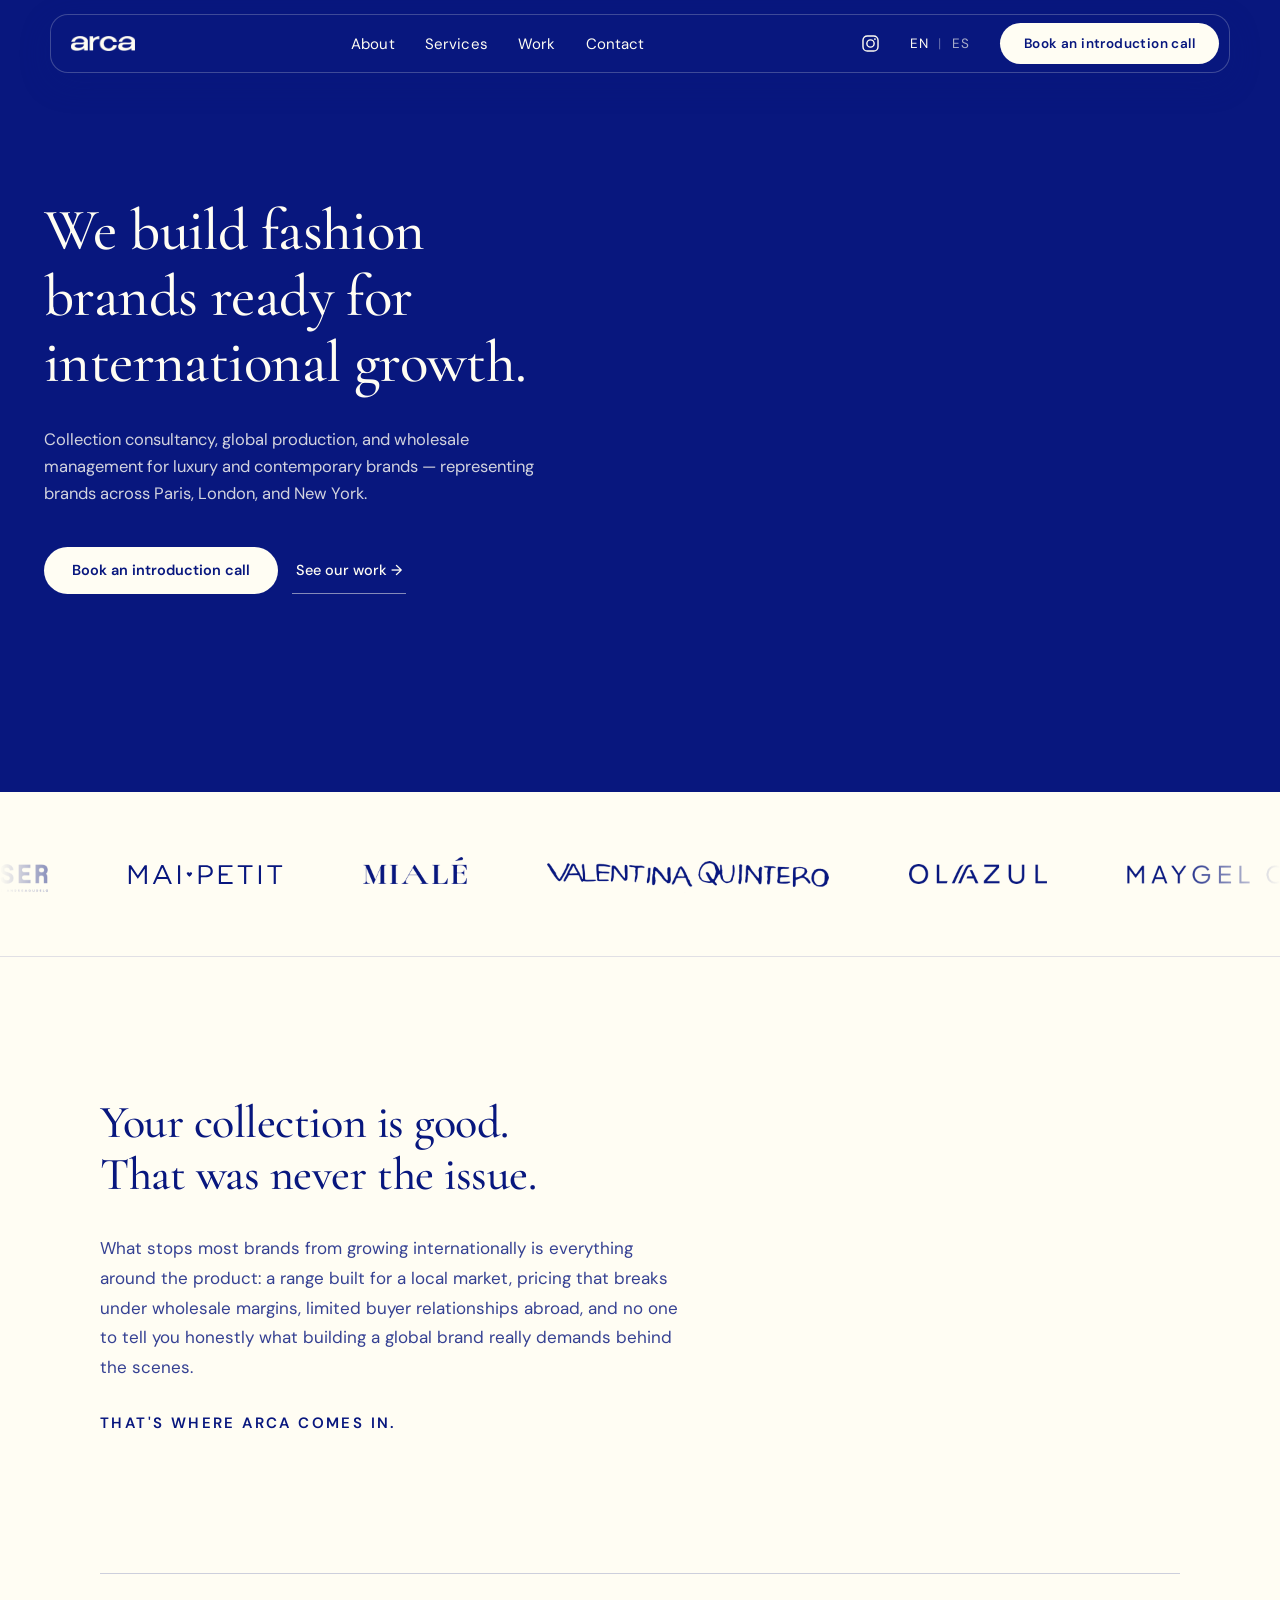
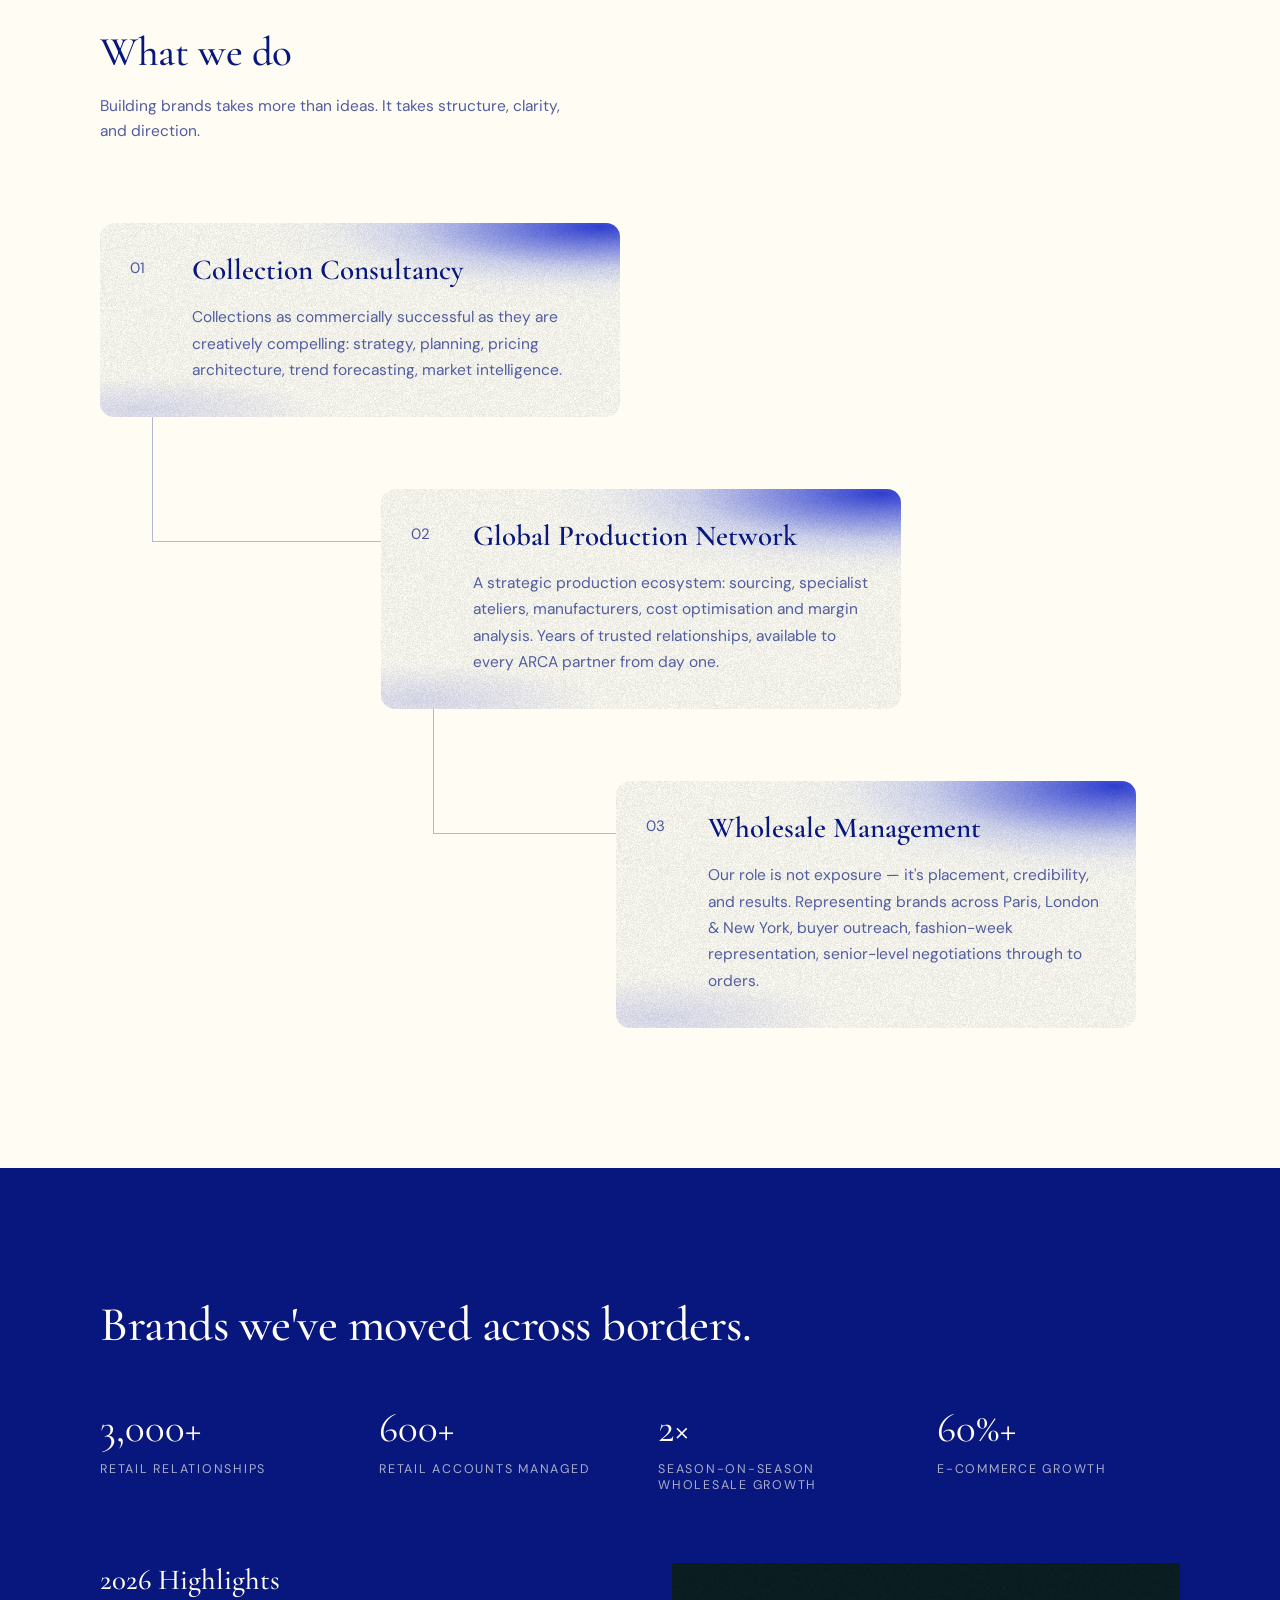
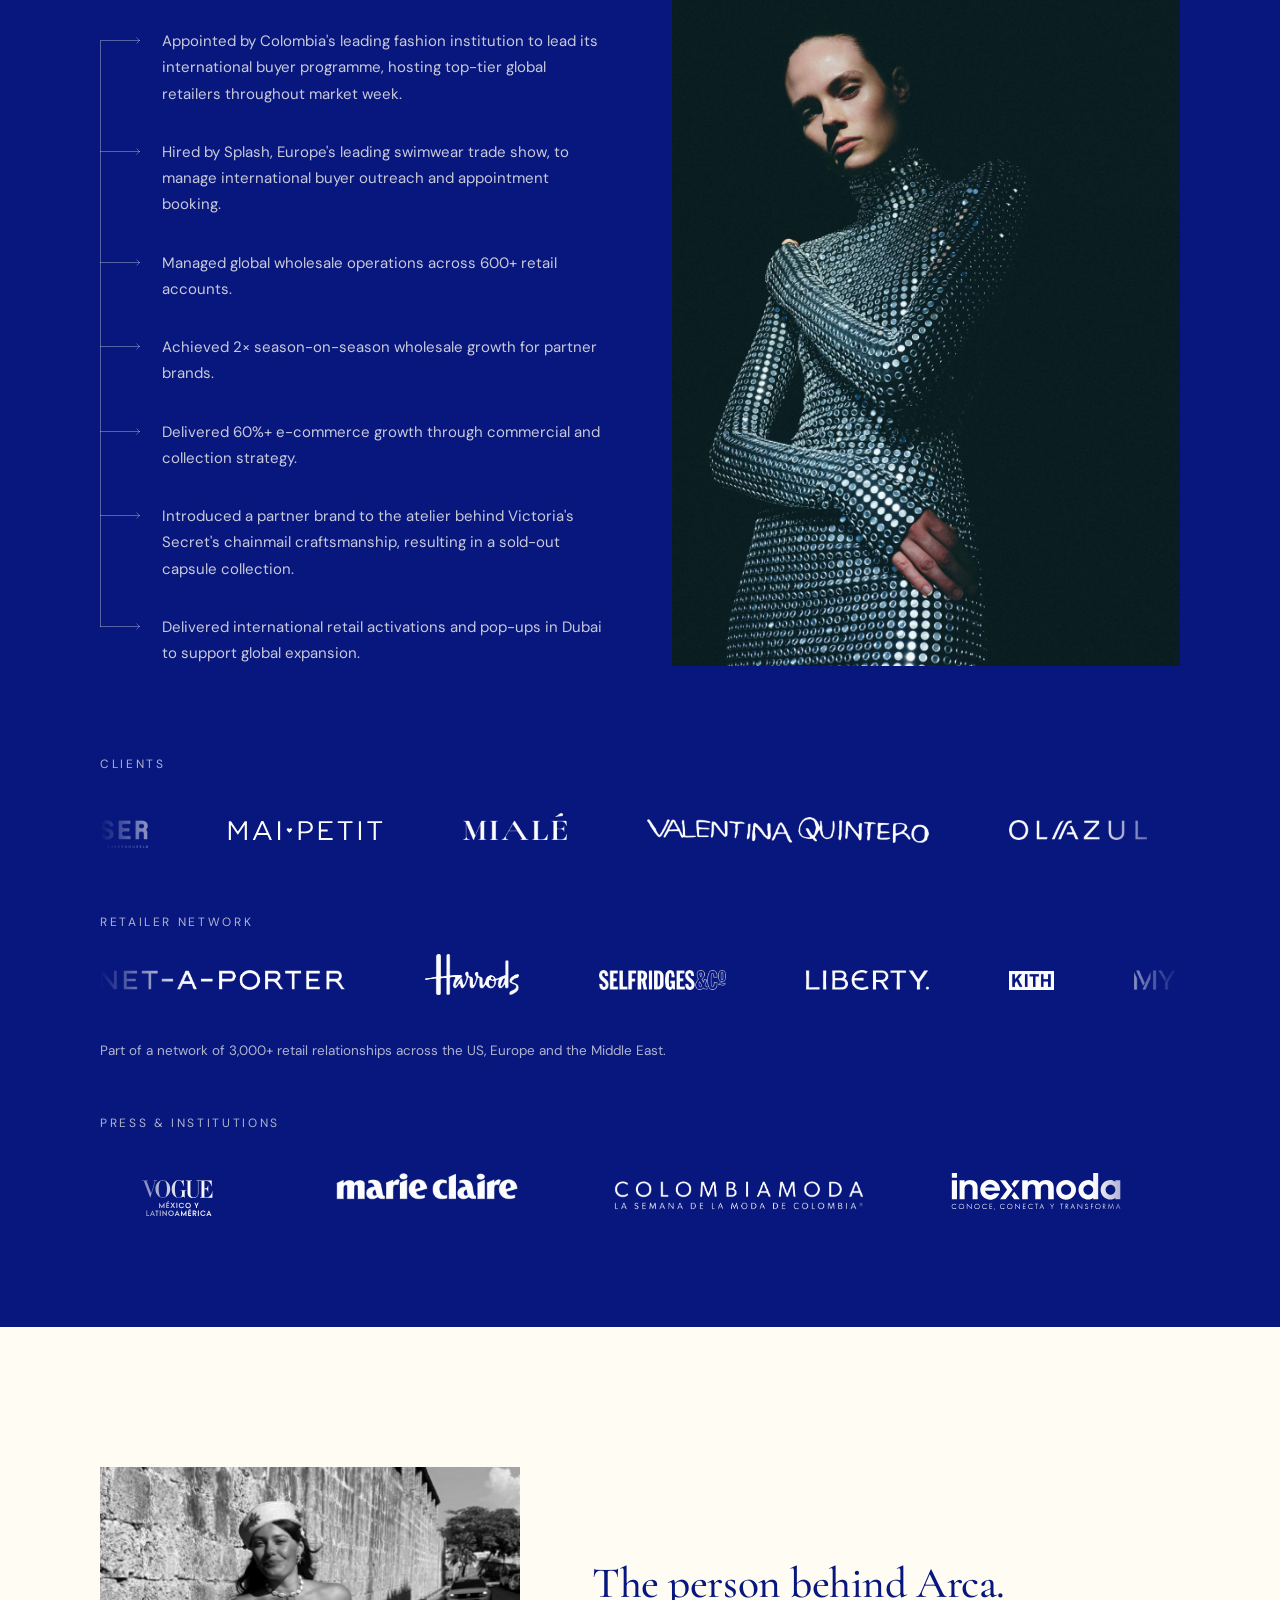
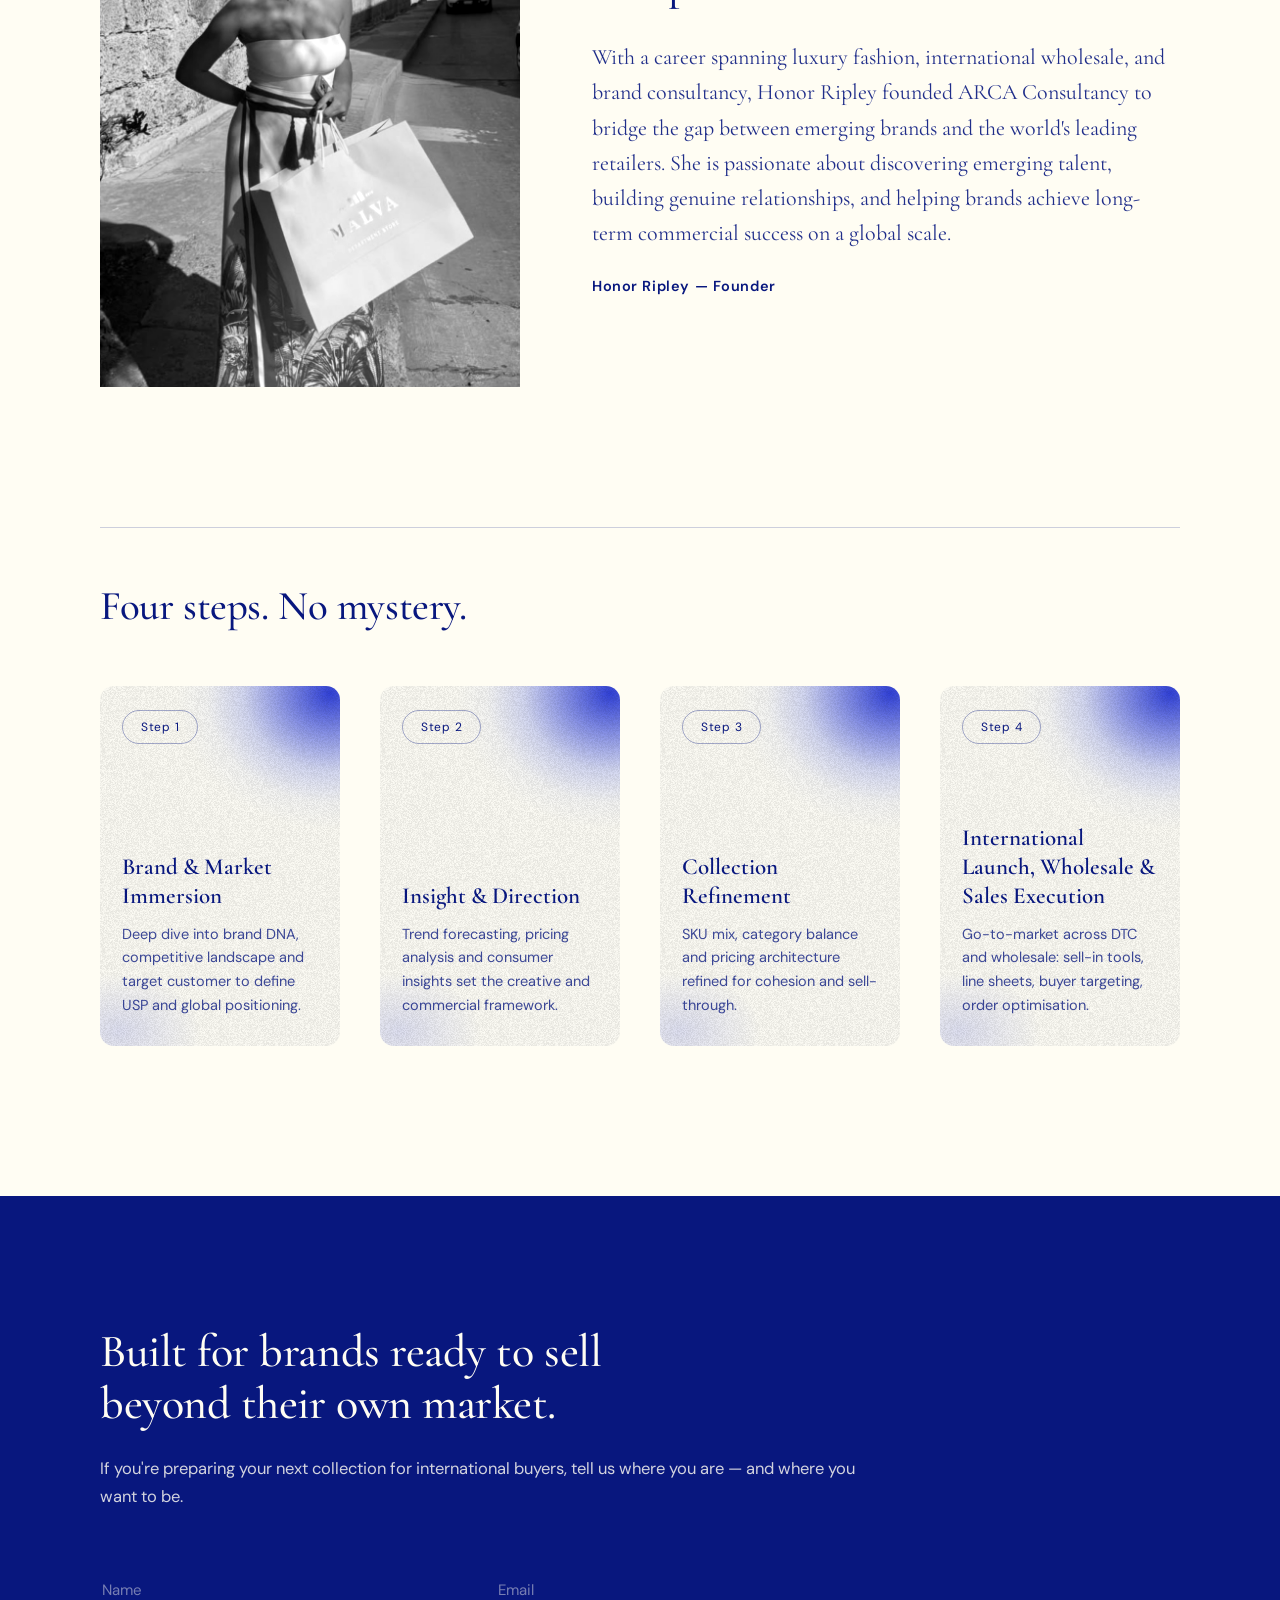
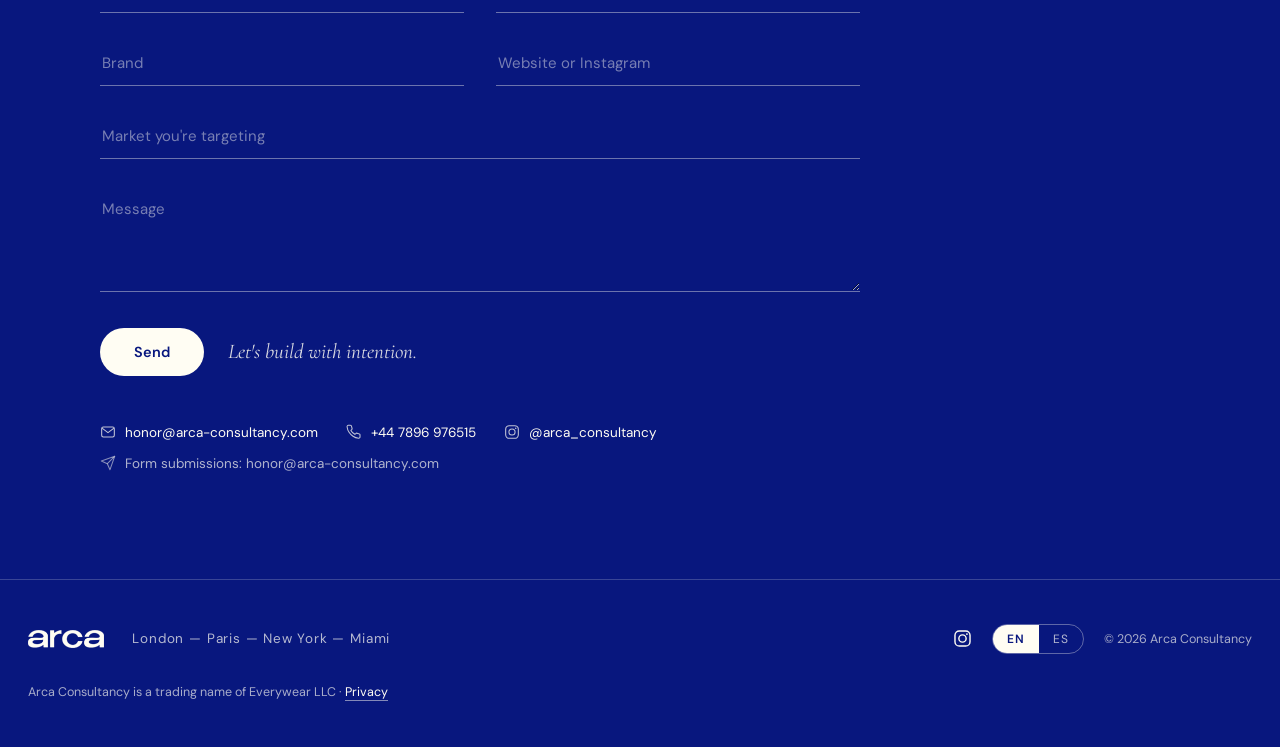
<file: index.html>
<!DOCTYPE html>
<html lang="en">
<head>
<meta charset="utf-8">
<meta name="viewport" content="width=device-width, initial-scale=1">
<title>Arca Consultancy — Emerging Fashion Brands to Global Retail</title>
<meta name="description" content="Collection consultancy and market expansion for emerging fashion brands. Range planning, wholesale pricing and buyer placement across Europe and the US.">
<link rel="icon" type="image/png" sizes="32x32" href="/favicon/favicon-32.png">
<link rel="icon" type="image/png" sizes="16x16" href="/favicon/favicon-16.png">
<link rel="apple-touch-icon" sizes="180x180" href="/favicon/favicon-180.png">
<link rel="manifest" href="/site.webmanifest">
<meta name="theme-color" content="#08177E">
<meta property="og:type" content="website">
<meta property="og:locale" content="en_GB">
<meta property="og:locale:alternate" content="es_LA">
<meta property="og:image:alt" content="Arca Consultancy">
<meta property="og:site_name" content="Arca Consultancy">
<meta property="og:title" content="Arca Consultancy — We build fashion brands ready for international growth.">
<meta property="og:description" content="Collection consultancy, global production, and wholesale management for luxury and contemporary brands — representing brands across Paris, London, and New York.">
<meta property="og:url" content="https://arca-consultancy.com/">
<meta property="og:image" content="https://arca-consultancy.com/social/og-image-en.png">
<meta property="og:image:width" content="1200">
<meta property="og:image:height" content="630">
<meta name="twitter:card" content="summary_large_image">
<link rel="canonical" href="https://arca-consultancy.com/">
<link rel="alternate" hreflang="en" href="https://arca-consultancy.com/">
<link rel="alternate" hreflang="es" href="https://arca-consultancy.com/es/">
<link rel="alternate" hreflang="x-default" href="https://arca-consultancy.com/">
<link rel="preconnect" href="https://fonts.googleapis.com">
<link rel="preconnect" href="https://fonts.gstatic.com" crossorigin>
<link href="https://fonts.googleapis.com/css2?family=Cormorant+Garamond:ital,wght@0,400;0,500;0,600;1,400;1,500&family=DM+Sans:opsz,wght@9..40,400;9..40,500;9..40,600&display=swap" rel="stylesheet">
<link rel="stylesheet" href="/css/style.css">
<script type="application/ld+json">
{
  "@context": "https://schema.org",
  "@type": "Organization",
  "@id": "https://arca-consultancy.com/#organization",
  "name": "Arca Consultancy",
  "alternateName": "Arca",
  "url": "https://arca-consultancy.com/",
  "logo": "https://arca-consultancy.com/favicon/favicon-512.png",
  "image": "https://arca-consultancy.com/social/og-image-en.png",
  "description": "Collection consultancy, global production and wholesale management for luxury and contemporary fashion brands, taking emerging fashion brands into international retail.",
  "email": "honor@arca-consultancy.com",
  "telephone": "+44-7896-976515",
  "founder": { "@type": "Person", "name": "Honor Ripley", "jobTitle": "Founder" },
  "sameAs": ["https://www.instagram.com/arca_consultancy"],
  "knowsLanguage": ["en", "es"],
  "areaServed": [
    { "@type": "Place", "name": "London" },
    { "@type": "Place", "name": "Paris" },
    { "@type": "Place", "name": "New York" },
    { "@type": "Place", "name": "Miami" }
  ],
  "knowsAbout": [
    "Collection consultancy",
    "Wholesale management",
    "Global production sourcing",
    "International retail buyer placement",
    "Emerging fashion brands"
  ]
}
</script>
</head>
<body>

<a href="#top" class="skip-link">Skip to content</a>

<header class="site-header">
  <div class="header-bar">
    <a href="#top" class="header-logo"><img src="/assets/logos/arca-wordmark-cream.png" width="1206" height="284" alt="arca"></a>
    <nav class="nav-links">
      <a href="#about">About</a>
      <a href="#services">Services</a>
      <a href="#work">Work</a>
      <a href="#contact">Contact</a>
    </nav>
    <a class="nav-ig nav-links" href="https://instagram.com/arca_consultancy" target="_blank" rel="noopener" title="@arca_consultancy on Instagram" aria-label="Arca Consultancy on Instagram">
      <svg aria-hidden="true" width="19" height="19" viewBox="0 0 24 24" fill="none" stroke="#FFFDF3" stroke-width="1.8" stroke-linecap="round"><rect x="2.5" y="2.5" width="19" height="19" rx="5.5"/><circle cx="12" cy="12" r="4.6"/><circle cx="17.6" cy="6.4" r="1.15" fill="#FFFDF3" stroke="none"/></svg>
    </a>
    <div class="nav-lang"><span class="lang-on" aria-current="true">EN</span><span class="lang-sep">|</span><a class="lang-off" href="/es/" hreflang="es" lang="es">ES</a></div>
    <a href="#contact" class="btn header-cta">Book an introduction call</a>
  </div>
</header>

<main>

<!-- 1 · HERO -->
<section id="top" class="band-blue">
  <div class="hero-grid">
    <div class="hero-copy">
      <h1>We build fashion brands ready for <span class="keep-together">international growth.</span></h1>
      <p class="hero-sub">Collection consultancy, global production, and wholesale management for luxury and contemporary brands — representing brands across Paris, London, and New York.</p>
      <div class="hero-ctas">
        <a href="#contact" class="btn">Book an introduction call</a>
        <a href="#work" class="link-underline">See our work →</a>
      </div>
    </div>
    <div class="hero-media">
      <video id="hero-video" aria-hidden="true" src="/assets/images/summer-palette.mp4" autoplay muted loop playsinline></video>
    </div>
  </div>
</section>

<!-- CLIENT STRIP -->
<section class="client-strip">
  <div class="marquee-mask">
    <div class="marquee marquee-32" id="client-row-blue"></div>
  </div>
</section>

<!-- 2 · PROBLEM -->
<section id="about" data-rv class="section problem-section">
  <div class="container problem-grid">
    <div>
      <h2 class="h2-problem">Your collection is good.<br>That was never the issue.</h2>
      <p class="problem-body">What stops most brands from growing internationally is everything around the product: a range built for a local market, pricing that breaks under wholesale margins, limited buyer relationships abroad, and no one to tell you honestly what building a global brand really demands behind the scenes.</p>
      <p class="kicker">That's where Arca comes in.</p>
    </div>
    <div class="problem-media">
      <video id="collection-video" aria-hidden="true" src="/assets/images/collection-animate.mp4" muted playsinline preload="auto"></video>
    </div>
  </div>
</section>

<!-- 3 · SERVICES -->
<section id="services" data-rv class="services-section">
  <div class="container">
    <div class="section-head ruled">
      <h2>What we do</h2>
      <p class="section-intro">Building brands takes more than ideas. It takes structure, clarity, and direction.</p>
    </div>
    <div id="svc-list" class="svc-list">
      <div class="svc-wrap svc-0">
        <div class="card grain svc-card">
          <div class="grain-overlay" aria-hidden="true"></div>
          <div class="card-grid">
            <div class="card-num">01</div>
            <div>
              <h3>Collection Consultancy</h3>
              <p>Collections as commercially successful as they are creatively compelling: strategy, planning, pricing architecture, trend forecasting, market intelligence.</p>
            </div>
          </div>
        </div>
      </div>
      <div class="svc-wrap svc-1">
        <div class="card grain svc-card">
          <div class="grain-overlay" aria-hidden="true"></div>
          <div class="card-grid">
            <div class="card-num">02</div>
            <div>
              <h3>Global Production Network</h3>
              <p>A strategic production ecosystem: sourcing, specialist ateliers, manufacturers, cost optimisation and margin analysis. Years of trusted relationships, available to every ARCA partner from day one.</p>
            </div>
          </div>
        </div>
      </div>
      <div class="svc-wrap svc-2">
        <div class="card grain svc-card">
          <div class="grain-overlay" aria-hidden="true"></div>
          <div class="card-grid">
            <div class="card-num">03</div>
            <div>
              <h3>Wholesale Management</h3>
              <p>Our role is not exposure — it's placement, credibility, and results. Representing brands across Paris, London &amp; New York, buyer outreach, fashion-week representation, senior-level negotiations through to orders.</p>
            </div>
          </div>
        </div>
      </div>
    </div>
  </div>
</section>

<!-- 4 · PROOF -->
<section id="work" class="band-blue proof-section">
  <div class="container">
    <h2 data-rv class="h2-proof">Brands we've moved across borders.</h2>

    <div data-rv class="stats-grid">
      <div class="stat"><div class="stat-num">3,000+</div><p>Retail relationships</p></div>
      <div class="stat"><div class="stat-num">600+</div><p>Retail accounts managed</p></div>
      <div class="stat"><div class="stat-num">2×</div><p>Season-on-season wholesale growth</p></div>
      <div class="stat"><div class="stat-num">60%+</div><p>E-commerce growth</p></div>
    </div>

    <div data-rv class="proof-grid">
      <div>
        <h3 class="highlights-title">2026 Highlights</h3>
        <ul class="highlights">
          <li>Appointed by Colombia's leading fashion institution to lead its international buyer programme, hosting top-tier global retailers throughout market week.</li>
          <li>Hired by Splash, Europe's leading swimwear trade show, to manage international buyer outreach and appointment booking.</li>
          <li>Managed global wholesale operations across 600+ retail accounts.</li>
          <li>Achieved 2× season-on-season wholesale growth for partner brands.</li>
          <li>Delivered 60%+ e-commerce growth through commercial and collection strategy.</li>
          <li>Introduced a partner brand to the atelier behind Victoria's Secret's chainmail craftsmanship, resulting in a sold-out capsule collection.</li>
          <li>Delivered international retail activations and pop-ups in Dubai to support global expansion.</li>
        </ul>
      </div>
      <div class="proof-media">
        <img src="/assets/images/chainmail-campaign.jpg" width="1200" height="1600" loading="lazy" alt="Model in a mirrored-disc chainmail gown">
      </div>
    </div>

    <div data-rv class="walls">
      <p class="wall-label">Clients</p>
      <div class="marquee-mask">
        <div class="marquee marquee-32" id="client-row-cream"></div>
      </div>
      <noscript><p class="wall-more">Clients: SER, Mai Petit, Mialé, Valentina Quintero, Ola Azul, Maygel Coronel, Cristian Tula, Francques, Soloio, Andrés Pajón, kibys, lululemon, Pitusa, Splash, Casabela, Cala de la Cruz, Wild &amp; Pacific.</p></noscript>

      <p class="wall-label wall-label-buyers">Retailer network</p>
      <div class="marquee-mask">
        <div class="marquee marquee-42" id="buyer-row"></div>
      </div>
      <noscript><p class="wall-more">Retailer network: Net-A-Porter, Harrods, Selfridges, Liberty, KITH, MyTheresa, Moda Operandi, Harvey Nichols, Printemps, Le Bon Marché, Galeries Lafayette, Revolve, Cult Mia.</p></noscript>
      <p class="wall-caption">Part of a network of 3,000+ retail relationships across the US, Europe and the Middle East.</p>

      <p class="wall-label wall-label-press">Press &amp; institutions</p>
      <div class="marquee-mask">
        <div class="marquee marquee-38 marquee-reverse" id="press-row"></div>
      </div>
      <noscript><p class="wall-more">Press and institutions: Vogue México, Marie Claire Colombia, Colombiamoda, Inexmoda, FGI Colombia, Première Vision Paris.</p></noscript>
    </div>
  </div>
</section>

<!-- 5 · FOUNDER -->
<section data-rv class="section founder-section">
  <div class="container founder-grid">
    <div class="founder-media">
      <img src="/assets/images/honor-portrait.jpg" width="858" height="1132" loading="lazy" alt="Honor Ripley, founder of Arca">
    </div>
    <div>
      <h2 class="h2-founder">The person behind Arca.</h2>
      <p class="founder-bio">With a career spanning luxury fashion, international wholesale, and brand consultancy, Honor Ripley founded ARCA Consultancy to bridge the gap between emerging brands and the world's leading retailers. She is passionate about discovering emerging talent, building genuine relationships, and helping brands achieve long-term commercial success on a global scale.</p>
      <p class="founder-name">Honor Ripley — Founder</p>
    </div>
  </div>
</section>

<!-- 6 · HOW WE WORK -->
<section data-rv class="steps-section">
  <div class="container">
    <div class="section-head-simple ruled"><h2>Four steps. No mystery.</h2></div>
    <div class="steps-grid">
      <div class="card grain step-card">
        <div class="grain-overlay" aria-hidden="true"></div>
        <span class="step-pill">Step 1</span>
        <div class="step-body">
          <h3>Brand &amp; Market Immersion</h3>
          <p>Deep dive into brand DNA, competitive landscape and target customer to define USP and global positioning.</p>
        </div>
      </div>
      <div class="card grain step-card">
        <div class="grain-overlay" aria-hidden="true"></div>
        <span class="step-pill">Step 2</span>
        <div class="step-body">
          <h3>Insight &amp; Direction</h3>
          <p>Trend forecasting, pricing analysis and consumer insights set the creative and commercial framework.</p>
        </div>
      </div>
      <div class="card grain step-card">
        <div class="grain-overlay" aria-hidden="true"></div>
        <span class="step-pill">Step 3</span>
        <div class="step-body">
          <h3>Collection Refinement</h3>
          <p>SKU mix, category balance and pricing architecture refined for cohesion and sell-through.</p>
        </div>
      </div>
      <div class="card grain step-card">
        <div class="grain-overlay" aria-hidden="true"></div>
        <span class="step-pill">Step 4</span>
        <div class="step-body">
          <h3>International Launch, Wholesale &amp; Sales Execution</h3>
          <p>Go-to-market across DTC and wholesale: sell-in tools, line sheets, buyer targeting, order optimisation.</p>
        </div>
      </div>
    </div>
  </div>
</section>

<!-- 7 · CLOSE / CONTACT -->
<section id="contact" class="band-blue contact-section">
  <div class="container">
    <div class="contact-inner">
      <h2 data-rv class="h2-contact">Built for brands ready to sell beyond their own market.</h2>
      <p class="contact-sub">If you're preparing your next collection for international buyers, tell us where you are — and where you want to be.</p>
      <form data-rv id="contact-form" class="contact-form" novalidate>
        <input name="name" placeholder="Name" aria-label="Name" autocomplete="name">
        <input name="email" type="email" placeholder="Email" aria-label="Email" autocomplete="email" required>
        <input name="brand" placeholder="Brand" aria-label="Brand">
        <input name="website" placeholder="Website or Instagram" aria-label="Website or Instagram">
        <input name="market" placeholder="Market you're targeting" aria-label="Market you're targeting">
        <textarea name="message" placeholder="Message" aria-label="Message" rows="4"></textarea>
        <div class="form-actions">
          <button type="submit" class="btn btn-submit" id="submit-btn">Send</button>
          <p class="signoff">Let's build with intention.</p>
        </div>
      </form>
      <div class="contact-direct">
        <a href="mailto:honor@arca-consultancy.com" class="contact-item">
          <svg width="16" height="16" viewBox="0 0 24 24" fill="none" stroke="currentColor" stroke-width="1.6" stroke-linecap="round" stroke-linejoin="round"><rect x="2.5" y="4.5" width="19" height="15" rx="2.5"/><path d="m3.5 6.5 8.5 6.5 8.5-6.5"/></svg>
          honor@arca-consultancy.com
        </a>
        <a href="tel:+447896976515" class="contact-item">
          <svg width="16" height="16" viewBox="0 0 24 24" fill="none" stroke="currentColor" stroke-width="1.6" stroke-linecap="round" stroke-linejoin="round"><path d="M21 16.5v3a1.9 1.9 0 0 1-2.1 1.9 19.3 19.3 0 0 1-8.4-3 19 19 0 0 1-5.9-5.9 19.3 19.3 0 0 1-3-8.4A1.9 1.9 0 0 1 3.5 2h3a1.9 1.9 0 0 1 1.9 1.7c.13.9.35 1.8.66 2.6a1.9 1.9 0 0 1-.43 2L7.4 9.6a15.4 15.4 0 0 0 5.9 5.9l1.3-1.23a1.9 1.9 0 0 1 2-.43c.84.31 1.7.53 2.6.66A1.9 1.9 0 0 1 21 16.5z"/></svg>
          +44 7896 976515
        </a>
        <a href="https://instagram.com/arca_consultancy" target="_blank" rel="noopener" class="contact-item">
          <svg width="16" height="16" viewBox="0 0 24 24" fill="none" stroke="currentColor" stroke-width="1.6" stroke-linecap="round"><rect x="2.5" y="2.5" width="19" height="19" rx="5.5"/><circle cx="12" cy="12" r="4.6"/><circle cx="17.6" cy="6.4" r="1.15" fill="currentColor" stroke="none"/></svg>
          @arca_consultancy
        </a>
        <span class="contact-item contact-item-note">
          <svg width="16" height="16" viewBox="0 0 24 24" fill="none" stroke="currentColor" stroke-width="1.6" stroke-linecap="round" stroke-linejoin="round"><path d="m22 2-7 20-4-9-9-4Z"/><path d="M22 2 11 13"/></svg>
          Form submissions: honor@arca-consultancy.com
        </span>
      </div>
    </div>
  </div>
</section>

</main>

<footer class="band-blue site-footer">
  <div class="footer-inner">
    <img src="/assets/logos/arca-wordmark-cream.png" width="1206" height="284" loading="lazy" alt="arca" class="footer-logo">
    <p class="footer-cities">London — Paris — New York — Miami</p>
    <div class="footer-right">
      <a href="https://instagram.com/arca_consultancy" target="_blank" rel="noopener" title="@arca_consultancy on Instagram" aria-label="Arca Consultancy on Instagram" class="footer-ig">
        <svg width="19" height="19" viewBox="0 0 24 24" fill="none" stroke="#FFFDF3" stroke-width="1.8" stroke-linecap="round"><rect x="2.5" y="2.5" width="19" height="19" rx="5.5"/><circle cx="12" cy="12" r="4.6"/><circle cx="17.6" cy="6.4" r="1.15" fill="#FFFDF3" stroke="none"/></svg>
      </a>
      <div class="footer-lang"><span class="on" aria-current="true">EN</span><a class="off" href="/es/" hreflang="es" lang="es">ES</a></div>
      <p class="footer-copy">© 2026 Arca Consultancy</p>
    </div>
    <p class="footer-legal">Arca Consultancy is a trading name of Everywear LLC · <a href="/privacy/">Privacy</a></p>
  </div>
</footer>

<script src="/js/site.js"></script>
</body>
</html>
</file>
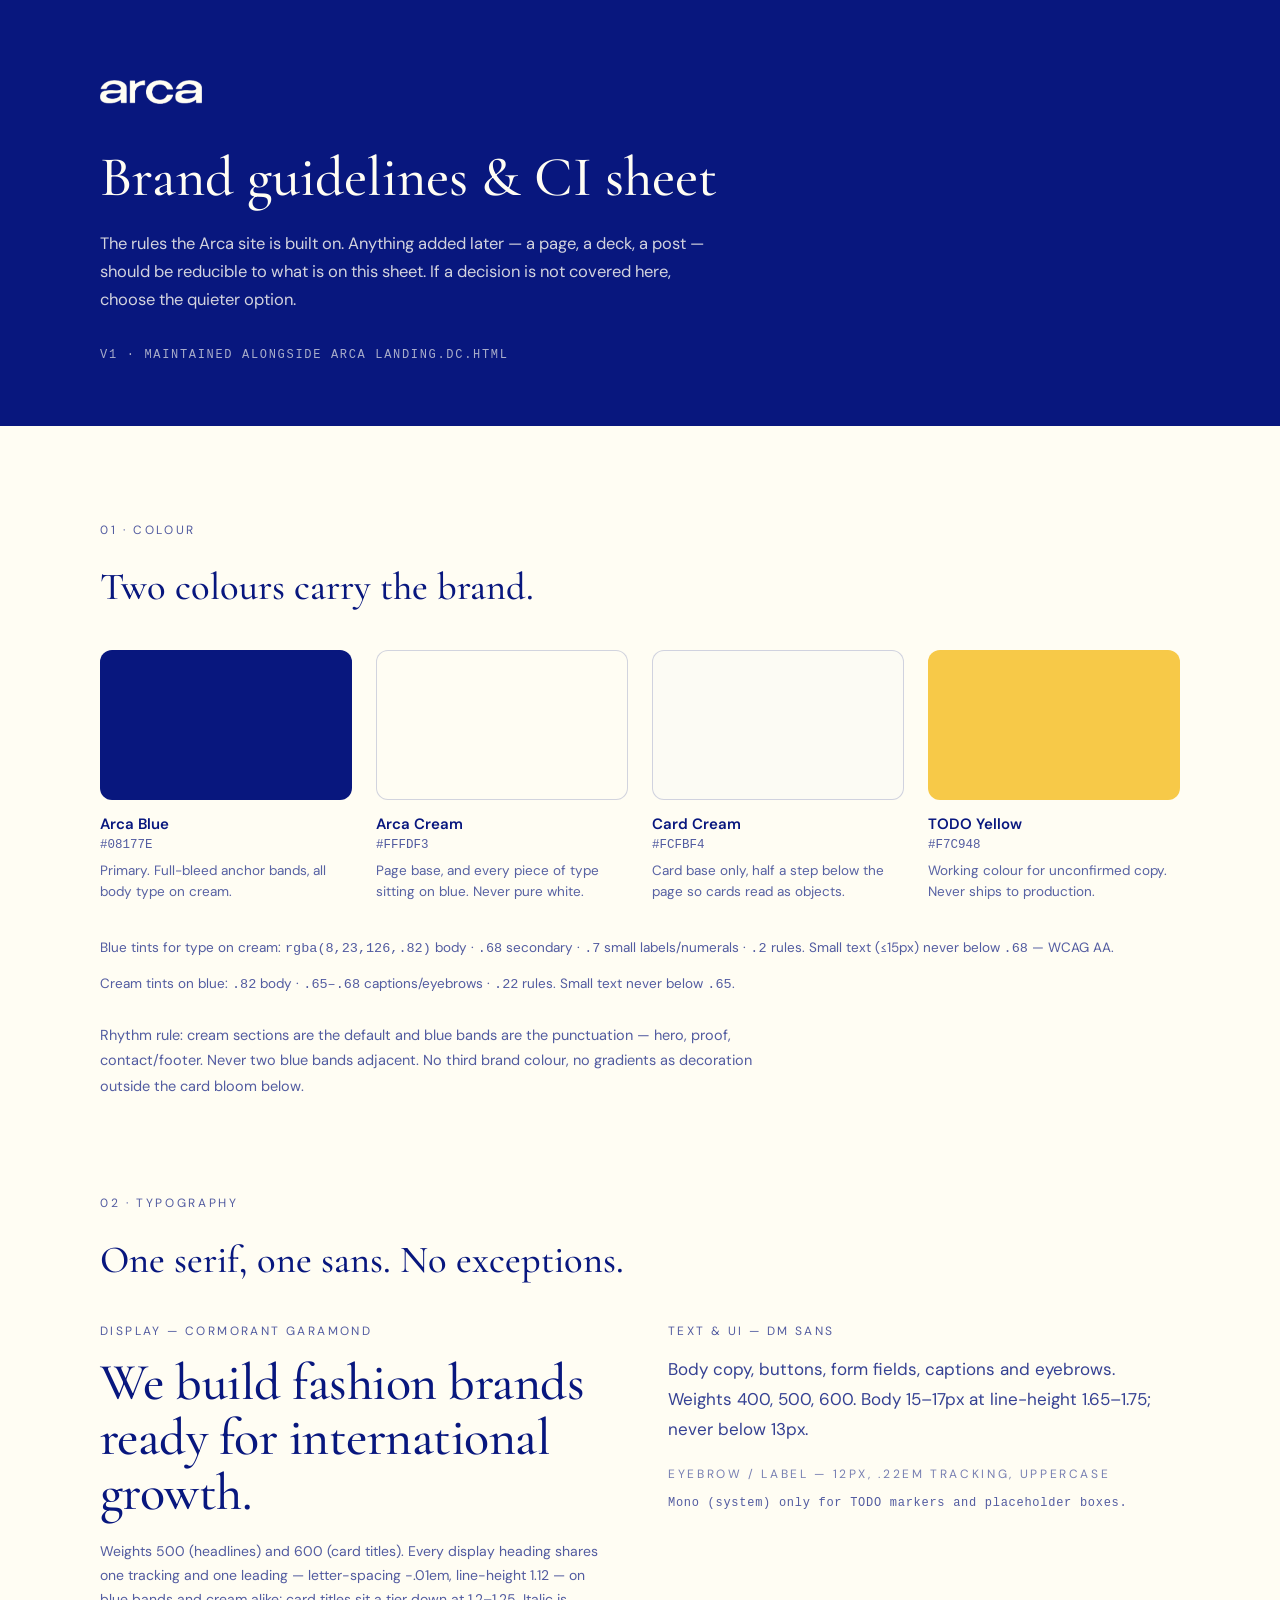
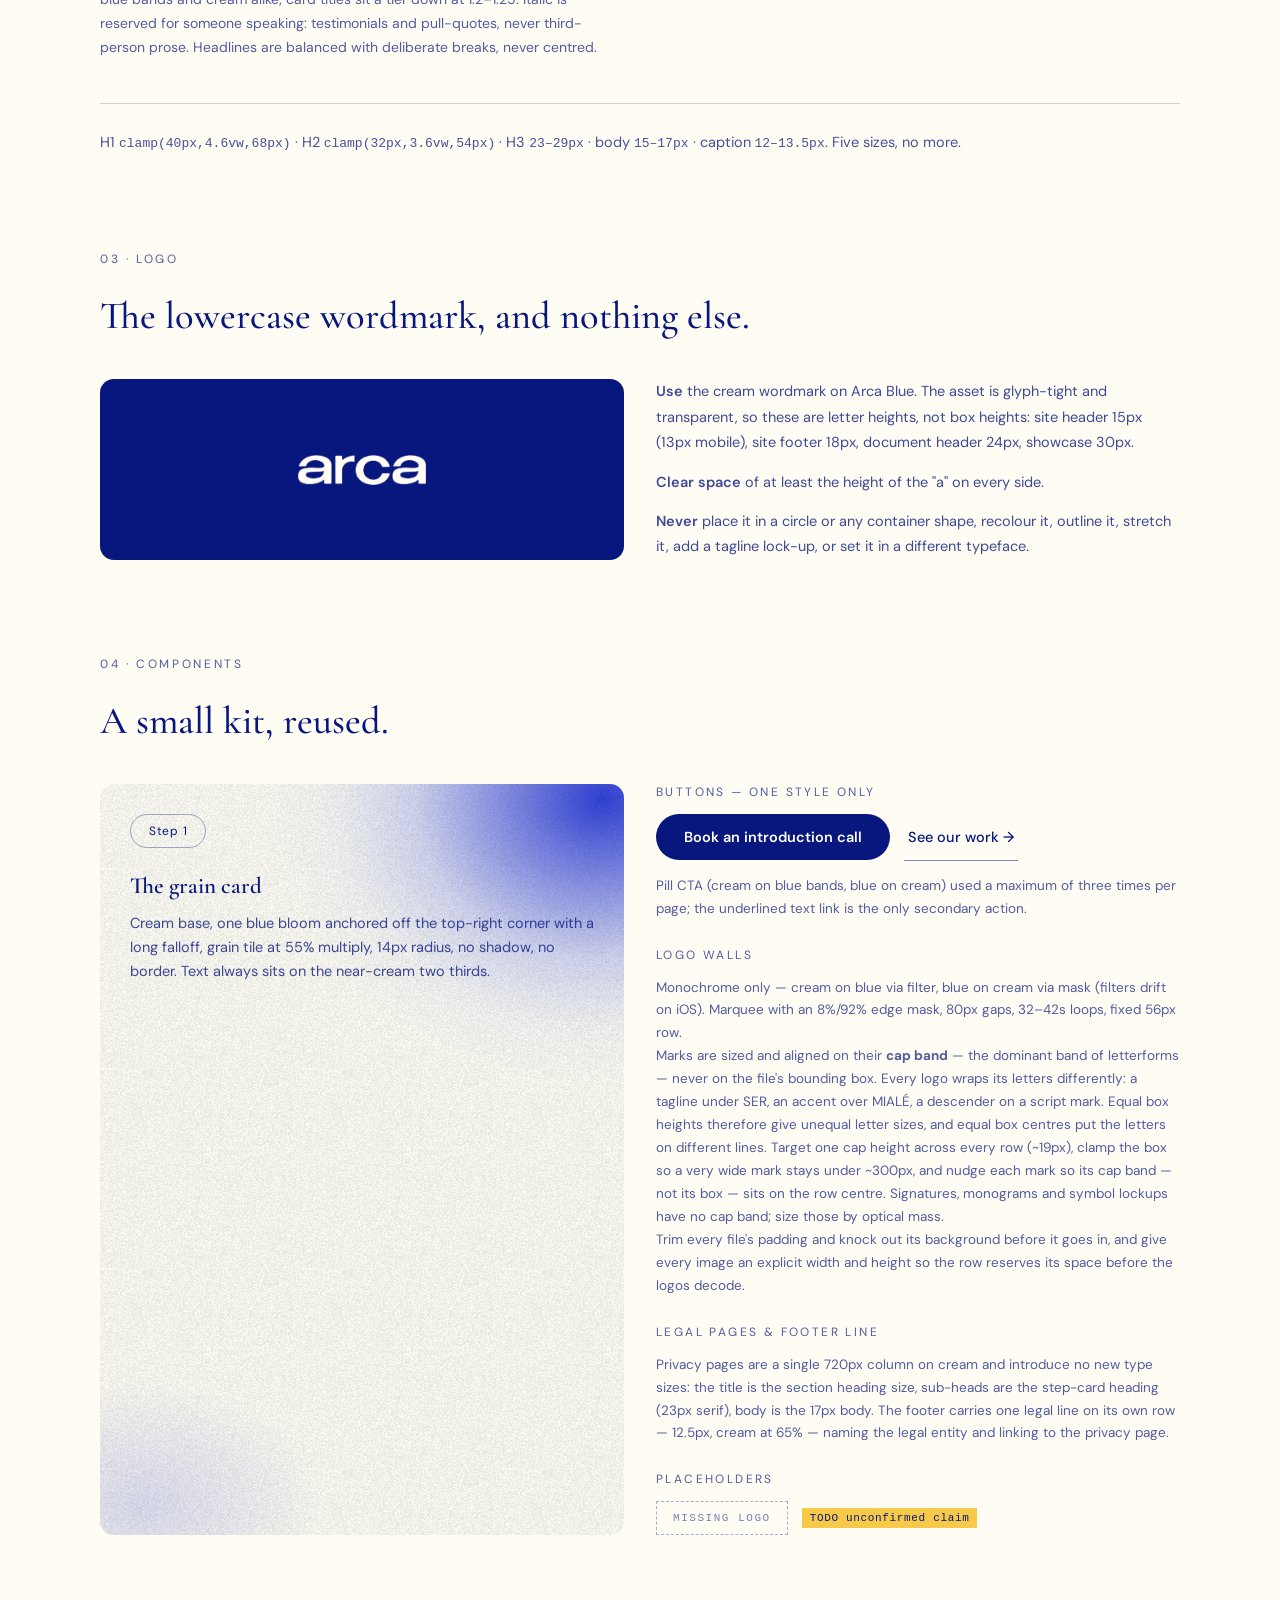
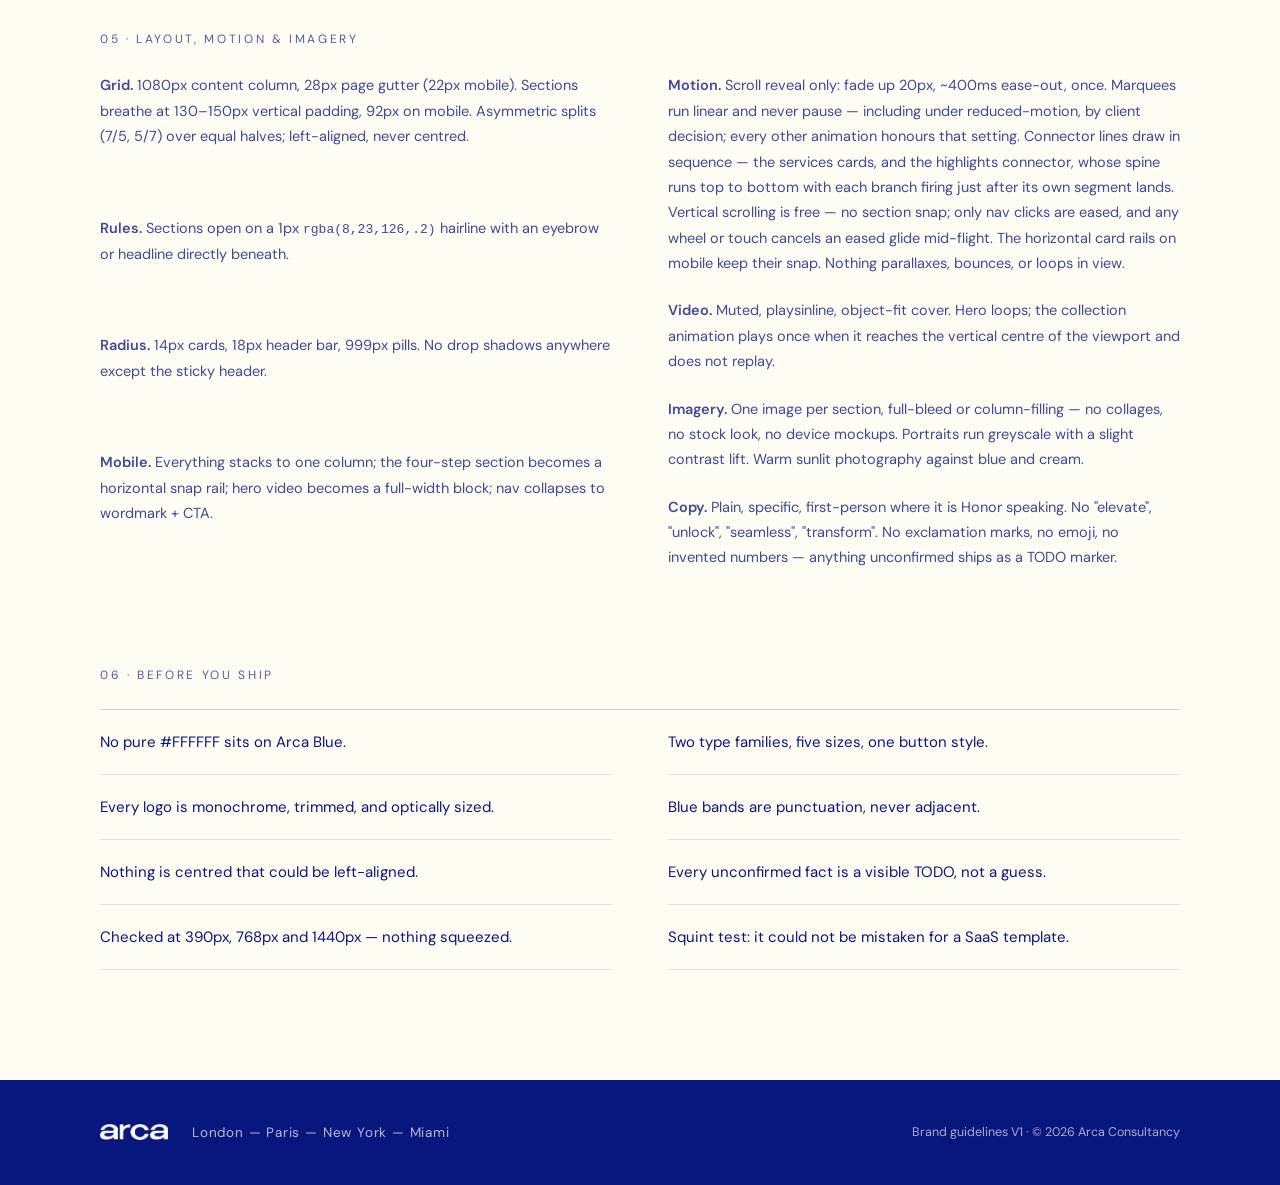
<file: brand/index.html>
<!DOCTYPE html>
<html lang="en">
<head>
<meta charset="utf-8">
<meta name="viewport" content="width=device-width, initial-scale=1">
<title>Arca Consultancy — Brand Guidelines &amp; CI Sheet</title>
<meta name="robots" content="noindex">
<link rel="icon" type="image/png" sizes="32x32" href="/favicon/favicon-32.png">
<link rel="icon" type="image/png" sizes="16x16" href="/favicon/favicon-16.png">
<link rel="apple-touch-icon" sizes="180x180" href="/favicon/favicon-180.png">
<meta name="theme-color" content="#08177E">
<link rel="preconnect" href="https://fonts.googleapis.com">
<link rel="preconnect" href="https://fonts.gstatic.com" crossorigin>
<link href="https://fonts.googleapis.com/css2?family=Cormorant+Garamond:ital,wght@0,400;0,500;0,600;1,400;1,500&family=DM+Sans:opsz,wght@9..40,400;9..40,500;9..40,600&display=swap" rel="stylesheet">
<link rel="stylesheet" href="../css/brand.css">
</head>
<body>

<header class="bg-header">
  <div class="container">
    <img src="../assets/logos/arca-wordmark-cream.png" alt="arca">
    <h1>Brand guidelines &amp; CI sheet</h1>
    <p class="lede">The rules the Arca site is built on. Anything added later — a page, a deck, a post — should be reducible to what is on this sheet. If a decision is not covered here, choose the quieter option.</p>
    <p class="version">V1 · MAINTAINED ALONGSIDE ARCA LANDING.DC.HTML</p>
  </div>
</header>

<section class="sheet-section">
  <div class="container">
    <p class="eyebrow">01 · Colour</p>
    <h2>Two colours carry the brand.</h2>
    <div class="swatch-grid">
      <div>
        <div class="swatch blue"></div>
        <p class="swatch-name">Arca Blue</p>
        <p class="swatch-hex">#08177E</p>
        <p class="swatch-use">Primary. Full-bleed anchor bands, all body type on cream.</p>
      </div>
      <div>
        <div class="swatch cream"></div>
        <p class="swatch-name">Arca Cream</p>
        <p class="swatch-hex">#FFFDF3</p>
        <p class="swatch-use">Page base, and every piece of type sitting on blue. Never pure white.</p>
      </div>
      <div>
        <div class="swatch card-cream"></div>
        <p class="swatch-name">Card Cream</p>
        <p class="swatch-hex">#FCFBF4</p>
        <p class="swatch-use">Card base only, half a step below the page so cards read as objects.</p>
      </div>
      <div>
        <div class="swatch todo"></div>
        <p class="swatch-name">TODO Yellow</p>
        <p class="swatch-hex">#F7C948</p>
        <p class="swatch-use">Working colour for unconfirmed copy. Never ships to production.</p>
      </div>
    </div>
    <div class="tints">
      <p>Blue tints for type on cream: <span class="mono">rgba(8,23,126,.82)</span> body · <span class="mono">.68</span> secondary · <span class="mono">.7</span> small labels/numerals · <span class="mono">.2</span> rules. Small text (≤15px) never below <span class="mono">.68</span> — WCAG AA.</p>
      <p>Cream tints on blue: <span class="mono">.82</span> body · <span class="mono">.65–.68</span> captions/eyebrows · <span class="mono">.22</span> rules. Small text never below <span class="mono">.65</span>.</p>
    </div>
    <p class="rhythm-note">Rhythm rule: cream sections are the default and blue bands are the punctuation — hero, proof, contact/footer. Never two blue bands adjacent. No third brand colour, no gradients as decoration outside the card bloom below.</p>
  </div>
</section>

<section class="sheet-section">
  <div class="container">
    <p class="eyebrow">02 · Typography</p>
    <h2>One serif, one sans. No exceptions.</h2>
    <div class="two-col">
      <div>
        <p class="type-label">Display — Cormorant Garamond</p>
        <p class="type-display">We build fashion brands ready for international growth.</p>
        <p class="type-note">Weights 500 (headlines) and 600 (card titles). Every display heading shares one tracking and one leading — letter-spacing −.01em, line-height 1.12 — on blue bands and cream alike; card titles sit a tier down at 1.2–1.25. Italic is reserved for someone speaking: testimonials and pull-quotes, never third-person prose. Headlines are balanced with deliberate breaks, never centred.</p>
      </div>
      <div>
        <p class="type-label">Text &amp; UI — DM Sans</p>
        <p class="type-body">Body copy, buttons, form fields, captions and eyebrows. Weights 400, 500, 600. Body 15–17px at line-height 1.65–1.75; never below 13px.</p>
        <p class="type-eyebrow-demo">Eyebrow / label — 12px, .22em tracking, uppercase</p>
        <p class="type-mono-demo">Mono (system) only for TODO markers and placeholder boxes.</p>
      </div>
    </div>
    <div class="type-scale">
      <p>H1 <span class="mono">clamp(40px,4.6vw,68px)</span> · H2 <span class="mono">clamp(32px,3.6vw,54px)</span> · H3 <span class="mono">23–29px</span> · body <span class="mono">15–17px</span> · caption <span class="mono">12–13.5px</span>. Five sizes, no more.</p>
    </div>
  </div>
</section>

<section class="sheet-section">
  <div class="container">
    <p class="eyebrow">03 · Logo</p>
    <h2>The lowercase wordmark, and nothing else.</h2>
    <div class="logo-grid">
      <div class="logo-stage">
        <img src="../assets/logos/arca-wordmark-cream.png" alt="arca wordmark on blue">
      </div>
      <div class="logo-rules">
        <p><strong>Use</strong> the cream wordmark on Arca Blue. The asset is glyph-tight and transparent, so these are letter heights, not box heights: site header 15px (13px mobile), site footer 18px, document header 24px, showcase 30px.</p>
        <p><strong>Clear space</strong> of at least the height of the "a" on every side.</p>
        <p><strong>Never</strong> place it in a circle or any container shape, recolour it, outline it, stretch it, add a tagline lock-up, or set it in a different typeface.</p>
      </div>
    </div>
  </div>
</section>

<section class="sheet-section">
  <div class="container">
    <p class="eyebrow">04 · Components</p>
    <h2>A small kit, reused.</h2>
    <div class="kit-grid">
      <div class="grain-card">
        <div class="grain-overlay" aria-hidden="true"></div>
        <div class="inner">
          <span class="step-pill">Step 1</span>
          <h3>The grain card</h3>
          <p>Cream base, one blue bloom anchored off the top-right corner with a long falloff, grain tile at 55% multiply, 14px radius, no shadow, no border. Text always sits on the near-cream two thirds.</p>
        </div>
      </div>
      <div class="kit-right">
        <div>
          <p class="kit-label">Buttons — one style only</p>
          <div class="kit-row">
            <span class="demo-pill">Book an introduction call</span>
            <span class="demo-link">See our work →</span>
          </div>
          <p class="kit-note">Pill CTA (cream on blue bands, blue on cream) used a maximum of three times per page; the underlined text link is the only secondary action.</p>
        </div>
        <div>
          <p class="kit-label">Logo walls</p>
          <p class="kit-body">Monochrome only — cream on blue via filter, blue on cream via mask (filters drift on iOS). Marquee with an 8%/92% edge mask, 80px gaps, 32–42s loops, fixed 56px row.</p>
          <p class="kit-body">Marks are sized and aligned on their <strong>cap band</strong> — the dominant band of letterforms — never on the file's bounding box. Every logo wraps its letters differently: a tagline under SER, an accent over MIALÉ, a descender on a script mark. Equal box heights therefore give unequal letter sizes, and equal box centres put the letters on different lines. Target one cap height across every row (~19px), clamp the box so a very wide mark stays under ~300px, and nudge each mark so its cap band — not its box — sits on the row centre. Signatures, monograms and symbol lockups have no cap band; size those by optical mass.</p>
          <p class="kit-body">Trim every file's padding and knock out its background before it goes in, and give every image an explicit width and height so the row reserves its space before the logos decode.</p>
        </div>
        <div>
          <p class="kit-label">Legal pages &amp; footer line</p>
          <p class="kit-body">Privacy pages are a single 720px column on cream and introduce no new type sizes: the title is the section heading size, sub-heads are the step-card heading (23px serif), body is the 17px body. The footer carries one legal line on its own row — 12.5px, cream at 65% — naming the legal entity and linking to the privacy page.</p>
        </div>
        <div>
          <p class="kit-label">Placeholders</p>
          <div class="kit-row">
            <span class="demo-missing">MISSING LOGO</span>
            <span class="demo-todo">TODO unconfirmed claim</span>
          </div>
        </div>
      </div>
    </div>
  </div>
</section>

<section class="sheet-section">
  <div class="container">
    <p class="eyebrow">05 · Layout, motion &amp; imagery</p>
    <div class="rules-grid">
      <div class="rules-col">
        <p><strong>Grid.</strong> 1080px content column, 28px page gutter (22px mobile). Sections breathe at 130–150px vertical padding, 92px on mobile. Asymmetric splits (7/5, 5/7) over equal halves; left-aligned, never centred.</p>
        <p><strong>Rules.</strong> Sections open on a 1px <span class="mono">rgba(8,23,126,.2)</span> hairline with an eyebrow or headline directly beneath.</p>
        <p><strong>Radius.</strong> 14px cards, 18px header bar, 999px pills. No drop shadows anywhere except the sticky header.</p>
        <p><strong>Mobile.</strong> Everything stacks to one column; the four-step section becomes a horizontal snap rail; hero video becomes a full-width block; nav collapses to wordmark + CTA.</p>
      </div>
      <div class="rules-col">
        <p><strong>Motion.</strong> Scroll reveal only: fade up 20px, ~400ms ease-out, once. Marquees run linear and never pause — including under reduced-motion, by client decision; every other animation honours that setting. Connector lines draw in sequence — the services cards, and the highlights connector, whose spine runs top to bottom with each branch firing just after its own segment lands. Vertical scrolling is free — no section snap; only nav clicks are eased, and any wheel or touch cancels an eased glide mid-flight. The horizontal card rails on mobile keep their snap. Nothing parallaxes, bounces, or loops in view.</p>
        <p><strong>Video.</strong> Muted, playsinline, object-fit cover. Hero loops; the collection animation plays once when it reaches the vertical centre of the viewport and does not replay.</p>
        <p><strong>Imagery.</strong> One image per section, full-bleed or column-filling — no collages, no stock look, no device mockups. Portraits run greyscale with a slight contrast lift. Warm sunlit photography against blue and cream.</p>
        <p><strong>Copy.</strong> Plain, specific, first-person where it is Honor speaking. No "elevate", "unlock", "seamless", "transform". No exclamation marks, no emoji, no invented numbers — anything unconfirmed ships as a TODO marker.</p>
      </div>
    </div>
  </div>
</section>

<section class="sheet-section last">
  <div class="container">
    <p class="eyebrow">06 · Before you ship</p>
    <div class="check-grid">
      <p>No pure #FFFFFF sits on Arca Blue.</p>
      <p>Two type families, five sizes, one button style.</p>
      <p>Every logo is monochrome, trimmed, and optically sized.</p>
      <p>Blue bands are punctuation, never adjacent.</p>
      <p>Nothing is centred that could be left-aligned.</p>
      <p>Every unconfirmed fact is a visible TODO, not a guess.</p>
      <p>Checked at 390px, 768px and 1440px — nothing squeezed.</p>
      <p>Squint test: it could not be mistaken for a SaaS template.</p>
    </div>
  </div>
</section>

<footer class="bg-footer">
  <div class="inner">
    <img src="../assets/logos/arca-wordmark-cream.png" alt="arca">
    <p class="cities">London — Paris — New York — Miami</p>
    <p class="version">Brand guidelines V1 · © 2026 Arca Consultancy</p>
  </div>
</footer>

</body>
</html>
</file>
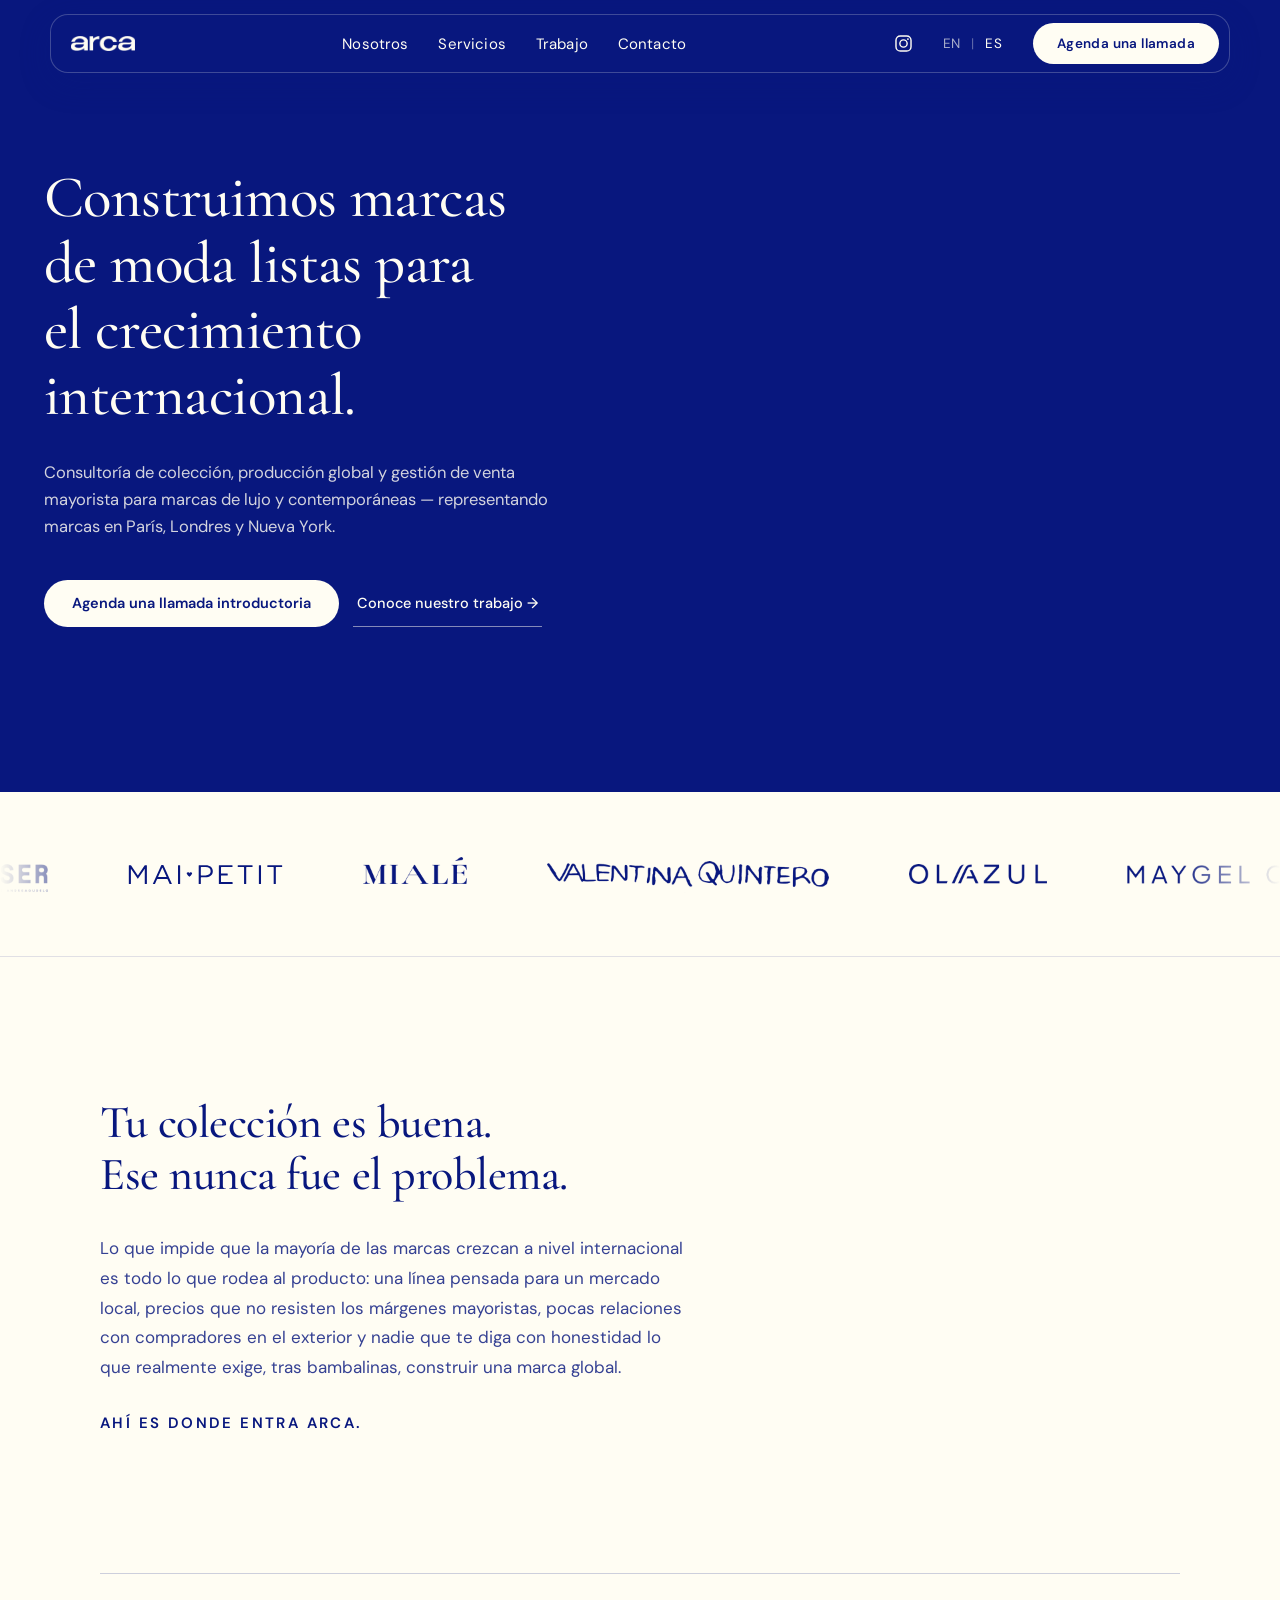
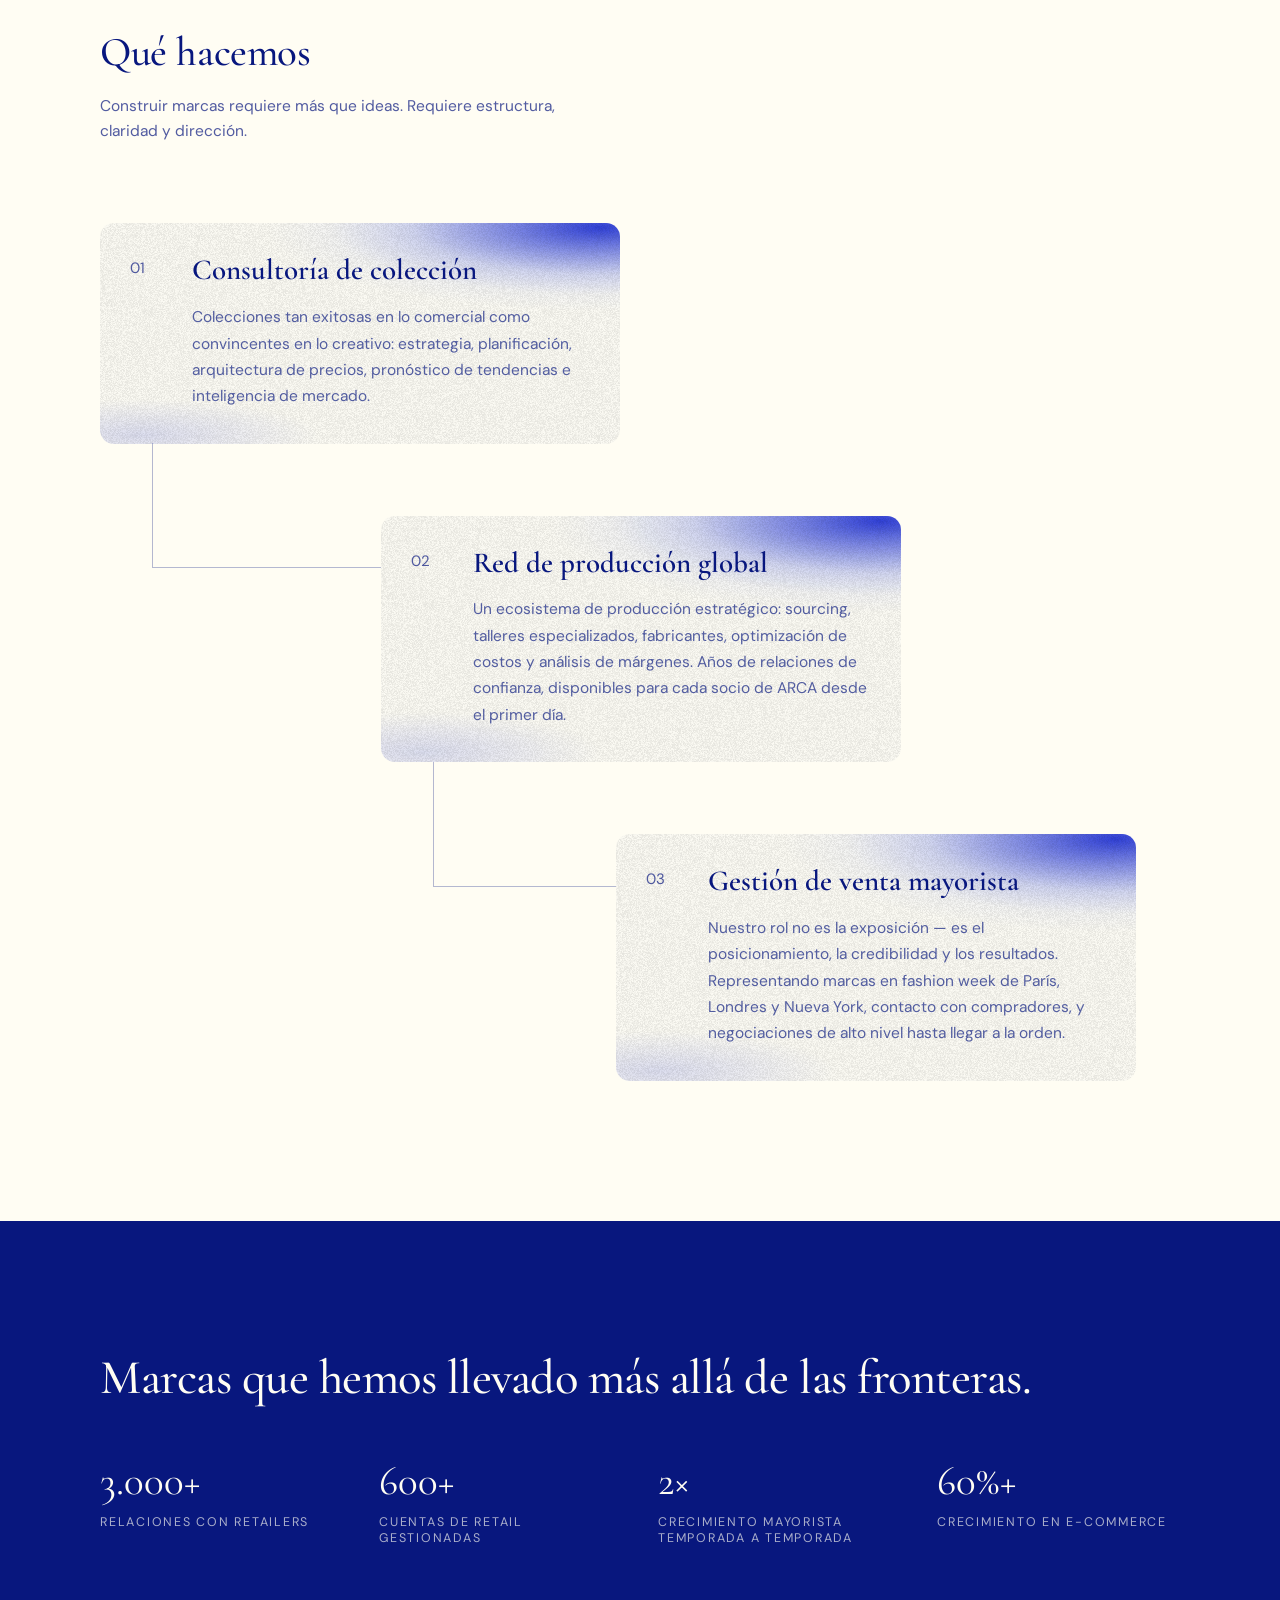
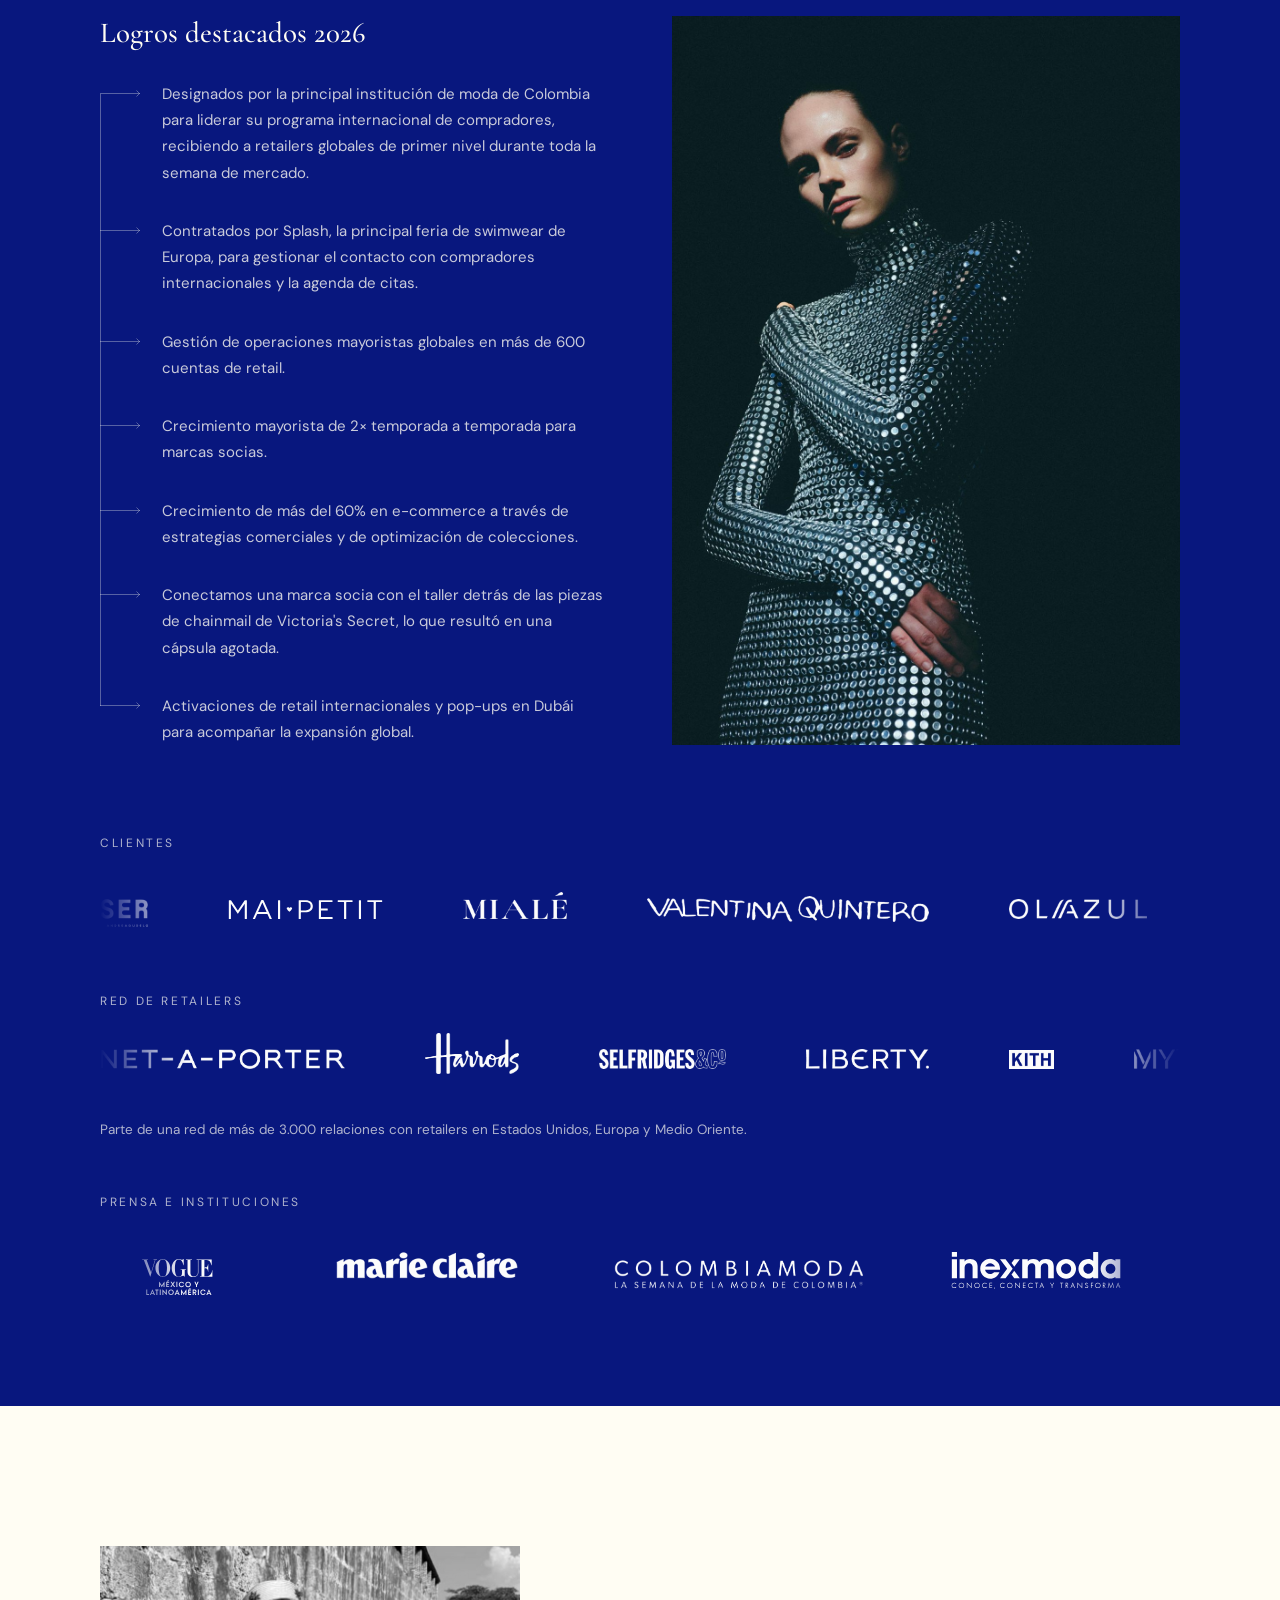
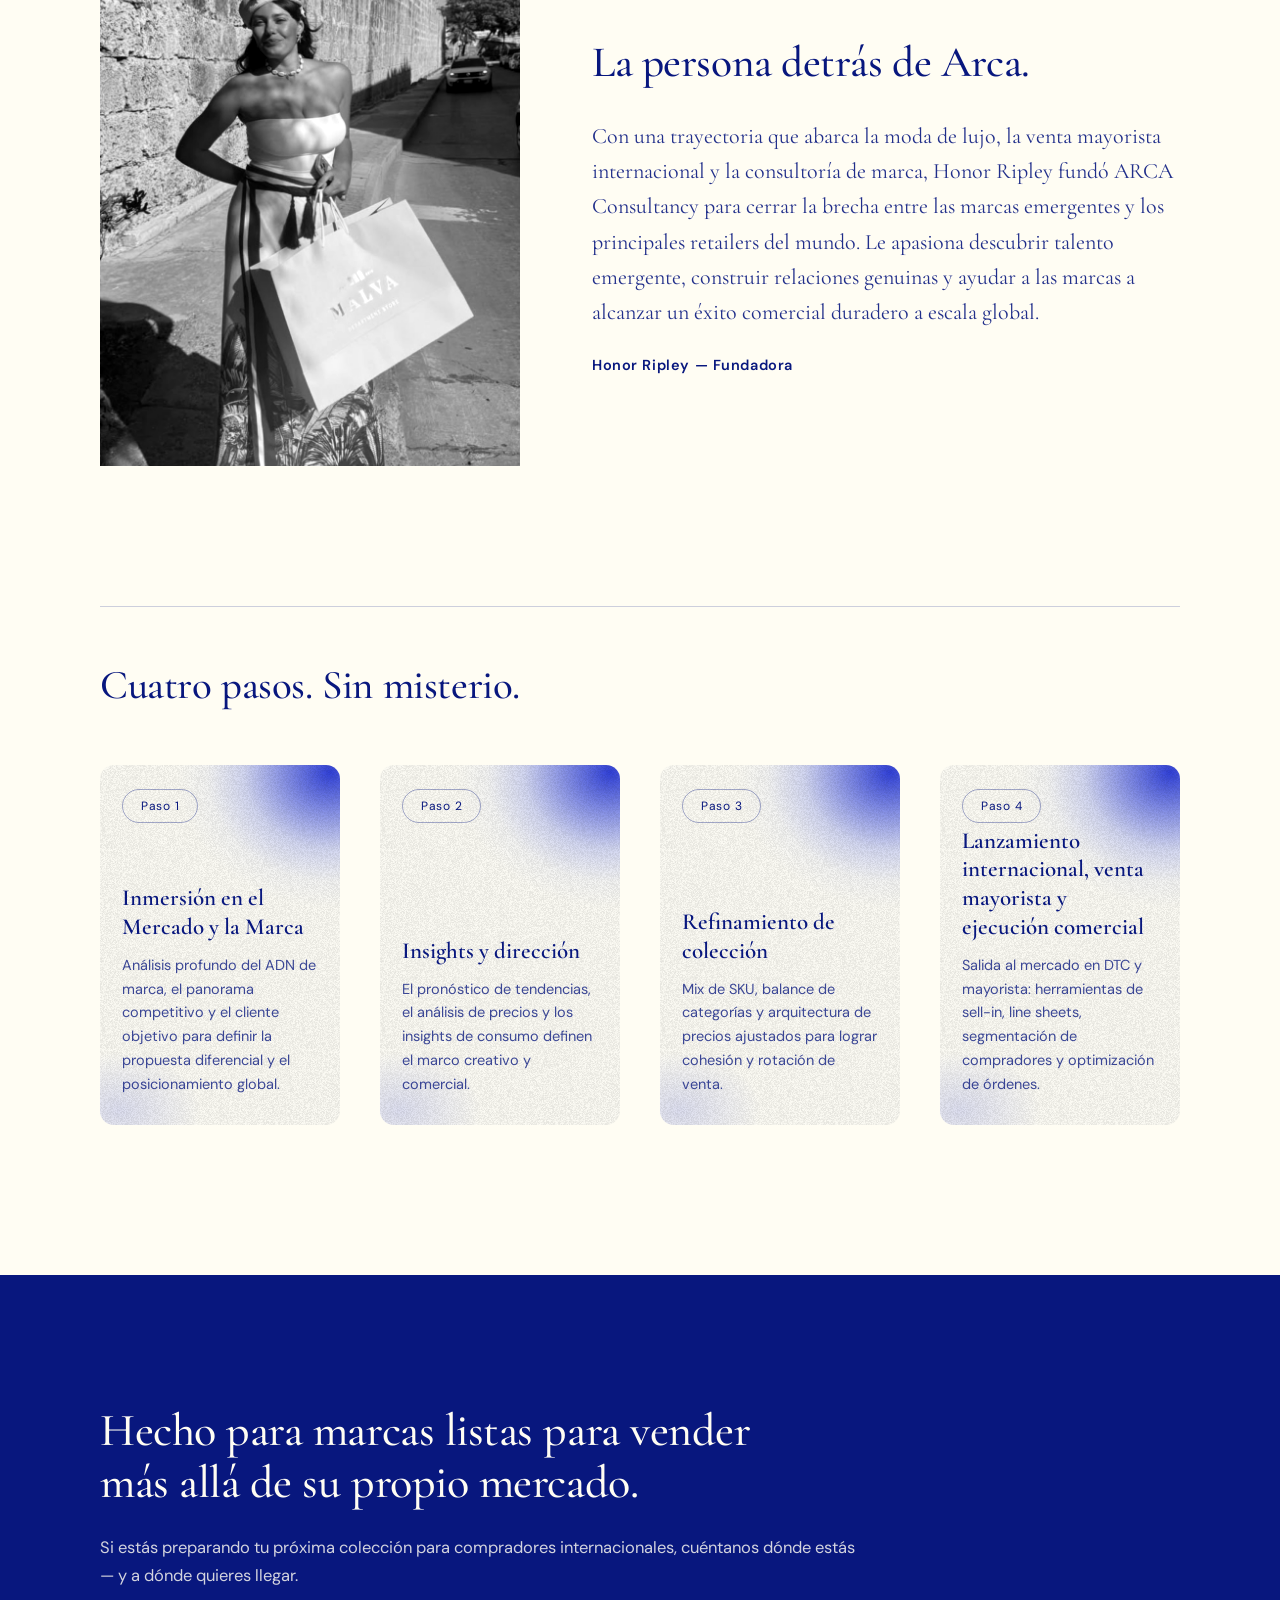
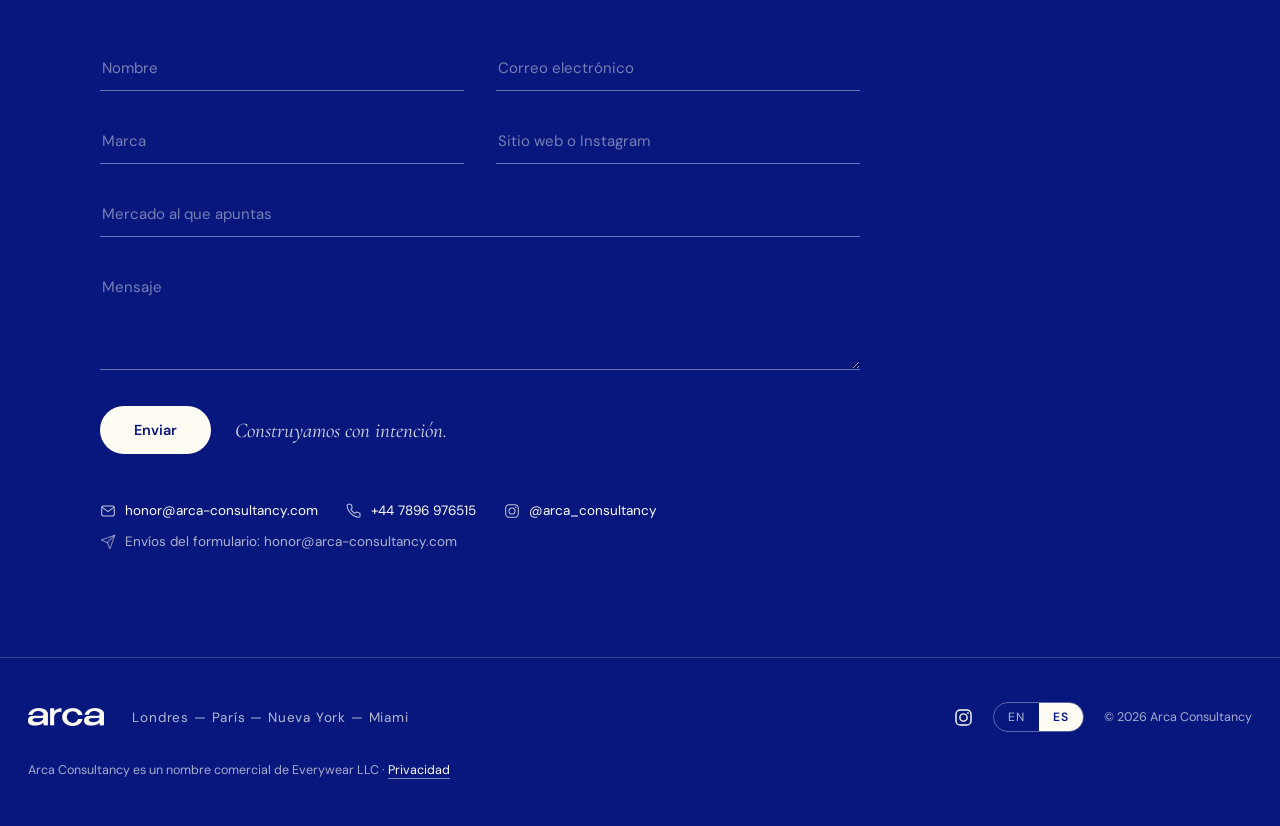
<file: es/index.html>
<!DOCTYPE html>
<html lang="es">
<head>
<meta charset="utf-8">
<meta name="viewport" content="width=device-width, initial-scale=1">
<title>Arca Consultancy — Marcas de moda emergentes al retail global</title>
<meta name="description" content="Consultoría de colección y expansión de mercado para marcas de moda emergentes. Planificación de línea, precios mayoristas y colocación con compradores.">
<link rel="icon" type="image/png" sizes="32x32" href="/favicon/favicon-32.png">
<link rel="icon" type="image/png" sizes="16x16" href="/favicon/favicon-16.png">
<link rel="apple-touch-icon" sizes="180x180" href="/favicon/favicon-180.png">
<link rel="manifest" href="/site.webmanifest">
<meta name="theme-color" content="#08177E">
<meta property="og:type" content="website">
<meta property="og:locale" content="es_LA">
<meta property="og:locale:alternate" content="en_GB">
<meta property="og:image:alt" content="Arca Consultancy">
<meta property="og:site_name" content="Arca Consultancy">
<meta property="og:title" content="Arca Consultancy — Construimos marcas de moda listas para el crecimiento internacional.">
<meta property="og:description" content="Consultoría de colección, producción global y gestión de venta mayorista para marcas de lujo y contemporáneas — representando marcas en París, Londres y Nueva York.">
<meta property="og:url" content="https://arca-consultancy.com/es/">
<meta property="og:image" content="https://arca-consultancy.com/social/og-image-es.png">
<meta property="og:image:width" content="1200">
<meta property="og:image:height" content="630">
<meta name="twitter:card" content="summary_large_image">
<link rel="canonical" href="https://arca-consultancy.com/es/">
<link rel="alternate" hreflang="en" href="https://arca-consultancy.com/">
<link rel="alternate" hreflang="es" href="https://arca-consultancy.com/es/">
<link rel="alternate" hreflang="x-default" href="https://arca-consultancy.com/">
<link rel="preconnect" href="https://fonts.googleapis.com">
<link rel="preconnect" href="https://fonts.gstatic.com" crossorigin>
<link href="https://fonts.googleapis.com/css2?family=Cormorant+Garamond:ital,wght@0,400;0,500;0,600;1,400;1,500&family=DM+Sans:opsz,wght@9..40,400;9..40,500;9..40,600&display=swap" rel="stylesheet">
<link rel="stylesheet" href="/css/style.css">
<script type="application/ld+json">
{
  "@context": "https://schema.org",
  "@type": "Organization",
  "@id": "https://arca-consultancy.com/#organization",
  "name": "Arca Consultancy",
  "alternateName": "Arca",
  "url": "https://arca-consultancy.com/es/",
  "logo": "https://arca-consultancy.com/favicon/favicon-512.png",
  "image": "https://arca-consultancy.com/social/og-image-es.png",
  "description": "Consultoría de colección, producción global y gestión de venta mayorista para marcas de moda de lujo y contemporáneas, llevando marcas de moda emergentes al retail internacional.",
  "email": "honor@arca-consultancy.com",
  "telephone": "+44-7896-976515",
  "founder": { "@type": "Person", "name": "Honor Ripley", "jobTitle": "Fundadora" },
  "sameAs": ["https://www.instagram.com/arca_consultancy"],
  "knowsLanguage": ["en", "es"],
  "areaServed": [
    { "@type": "Place", "name": "Londres" },
    { "@type": "Place", "name": "París" },
    { "@type": "Place", "name": "Nueva York" },
    { "@type": "Place", "name": "Miami" }
  ],
  "knowsAbout": [
    "Consultoría de colección",
    "Gestión de venta mayorista",
    "Red de producción global",
    "Colocación con compradores de retail internacional",
    "Marcas de moda emergentes"
  ]
}
</script>
</head>
<body>

<a href="#top" class="skip-link">Saltar al contenido</a>

<header class="site-header">
  <div class="header-bar">
    <a href="#top" class="header-logo"><img src="/assets/logos/arca-wordmark-cream.png" width="1206" height="284" alt="arca"></a>
    <nav class="nav-links">
      <a href="#about">Nosotros</a>
      <a href="#services">Servicios</a>
      <a href="#work">Trabajo</a>
      <a href="#contact">Contacto</a>
    </nav>
    <a class="nav-ig nav-links" href="https://instagram.com/arca_consultancy" target="_blank" rel="noopener" title="@arca_consultancy en Instagram" aria-label="Arca Consultancy en Instagram">
      <svg aria-hidden="true" width="19" height="19" viewBox="0 0 24 24" fill="none" stroke="#FFFDF3" stroke-width="1.8" stroke-linecap="round"><rect x="2.5" y="2.5" width="19" height="19" rx="5.5"/><circle cx="12" cy="12" r="4.6"/><circle cx="17.6" cy="6.4" r="1.15" fill="#FFFDF3" stroke="none"/></svg>
    </a>
    <div class="nav-lang"><a class="lang-off" href="/" hreflang="en" lang="en">EN</a><span class="lang-sep">|</span><span class="lang-on" aria-current="true">ES</span></div>
    <a href="#contact" class="btn header-cta">Agenda una llamada</a>
  </div>
</header>

<main>

<!-- 1 · HERO -->
<section id="top" class="band-blue">
  <div class="hero-grid">
    <div class="hero-copy">
      <!-- no .keep-together here: "crecimiento internacional." is 665px at the 1440
           display size against 628px of column, so pinning it would widen the copy
           column and squeeze the video. text-wrap: balance sets it in four even
           lines with no orphan. -->
      <h1>Construimos marcas de moda listas para el crecimiento internacional.</h1>
      <p class="hero-sub">Consultoría de colección, producción global y gestión de venta mayorista para marcas de lujo y contemporáneas — representando marcas en París, Londres y Nueva York.</p>
      <div class="hero-ctas">
        <a href="#contact" class="btn">Agenda una llamada introductoria</a>
        <a href="#work" class="link-underline">Conoce nuestro trabajo →</a>
      </div>
    </div>
    <div class="hero-media">
      <video id="hero-video" aria-hidden="true" src="/assets/images/summer-palette.mp4" autoplay muted loop playsinline></video>
    </div>
  </div>
</section>

<!-- CLIENT STRIP -->
<section class="client-strip">
  <div class="marquee-mask">
    <div class="marquee marquee-32" id="client-row-blue"></div>
  </div>
</section>

<!-- 2 · PROBLEM -->
<section id="about" data-rv class="section problem-section">
  <div class="container problem-grid">
    <div>
      <h2 class="h2-problem">Tu colección es buena.<br>Ese nunca fue el problema.</h2>
      <p class="problem-body">Lo que impide que la mayoría de las marcas crezcan a nivel internacional es todo lo que rodea al producto: una línea pensada para un mercado local, precios que no resisten los márgenes mayoristas, pocas relaciones con compradores en el exterior y nadie que te diga con honestidad lo que realmente exige, tras bambalinas, construir una marca global.</p>
      <p class="kicker">Ahí es donde entra Arca.</p>
    </div>
    <div class="problem-media">
      <video id="collection-video" aria-hidden="true" src="/assets/images/collection-animate.mp4" muted playsinline preload="auto"></video>
    </div>
  </div>
</section>

<!-- 3 · SERVICES -->
<section id="services" data-rv class="services-section">
  <div class="container">
    <div class="section-head ruled">
      <h2>Qué hacemos</h2>
      <p class="section-intro">Construir marcas requiere más que ideas. Requiere estructura, claridad y dirección.</p>
    </div>
    <div id="svc-list" class="svc-list">
      <div class="svc-wrap svc-0">
        <div class="card grain svc-card">
          <div class="grain-overlay" aria-hidden="true"></div>
          <div class="card-grid">
            <div class="card-num">01</div>
            <div>
              <h3>Consultoría de colección</h3>
              <p>Colecciones tan exitosas en lo comercial como convincentes en lo creativo: estrategia, planificación, arquitectura de precios, pronóstico de tendencias e inteligencia de mercado.</p>
            </div>
          </div>
        </div>
      </div>
      <div class="svc-wrap svc-1">
        <div class="card grain svc-card">
          <div class="grain-overlay" aria-hidden="true"></div>
          <div class="card-grid">
            <div class="card-num">02</div>
            <div>
              <h3>Red de producción global</h3>
              <p>Un ecosistema de producción estratégico: sourcing, talleres especializados, fabricantes, optimización de costos y análisis de márgenes. Años de relaciones de confianza, disponibles para cada socio de ARCA desde el primer día.</p>
            </div>
          </div>
        </div>
      </div>
      <div class="svc-wrap svc-2">
        <div class="card grain svc-card">
          <div class="grain-overlay" aria-hidden="true"></div>
          <div class="card-grid">
            <div class="card-num">03</div>
            <div>
              <h3>Gestión de venta mayorista</h3>
              <p>Nuestro rol no es la exposición — es el posicionamiento, la credibilidad y los resultados. Representando marcas en fashion week de París, Londres y Nueva York, contacto con compradores, y negociaciones de alto nivel hasta llegar a la orden.</p>
            </div>
          </div>
        </div>
      </div>
    </div>
  </div>
</section>

<!-- 4 · PROOF -->
<section id="work" class="band-blue proof-section">
  <div class="container">
    <h2 data-rv class="h2-proof">Marcas que hemos llevado más allá de las fronteras.</h2>

    <div data-rv class="stats-grid">
      <div class="stat"><div class="stat-num">3.000+</div><p>Relaciones con retailers</p></div>
      <div class="stat"><div class="stat-num">600+</div><p>Cuentas de retail gestionadas</p></div>
      <div class="stat"><div class="stat-num">2×</div><p>Crecimiento mayorista temporada a temporada</p></div>
      <div class="stat"><div class="stat-num">60%+</div><p>Crecimiento en e-commerce</p></div>
    </div>

    <div data-rv class="proof-grid">
      <div>
        <h3 class="highlights-title">Logros destacados 2026</h3>
        <ul class="highlights">
          <li>Designados por la principal institución de moda de Colombia para liderar su programa internacional de compradores, recibiendo a retailers globales de primer nivel durante toda la semana de mercado.</li>
          <li>Contratados por Splash, la principal feria de swimwear de Europa, para gestionar el contacto con compradores internacionales y la agenda de citas.</li>
          <li>Gestión de operaciones mayoristas globales en más de 600 cuentas de retail.</li>
          <li>Crecimiento mayorista de 2× temporada a temporada para marcas socias.</li>
          <li>Crecimiento de más del 60% en e-commerce a través de estrategias comerciales y de optimización de colecciones.</li>
          <li>Conectamos una marca socia con el taller detrás de las piezas de chainmail de Victoria's Secret, lo que resultó en una cápsula agotada.</li>
          <li>Activaciones de retail internacionales y pop-ups en Dubái para acompañar la expansión global.</li>
        </ul>
      </div>
      <div class="proof-media">
        <img src="/assets/images/chainmail-campaign.jpg" width="1200" height="1600" loading="lazy" alt="Modelo con un vestido de malla metálica de discos espejados">
      </div>
    </div>

    <div data-rv class="walls">
      <p class="wall-label">Clientes</p>
      <div class="marquee-mask">
        <div class="marquee marquee-32" id="client-row-cream"></div>
      </div>
      <noscript><p class="wall-more">Clientes: SER, Mai Petit, Mialé, Valentina Quintero, Ola Azul, Maygel Coronel, Cristian Tula, Francques, Soloio, Andrés Pajón, kibys, lululemon, Pitusa, Splash, Casabela, Cala de la Cruz, Wild &amp; Pacific.</p></noscript>

      <p class="wall-label wall-label-buyers">Red de retailers</p>
      <div class="marquee-mask">
        <div class="marquee marquee-42" id="buyer-row"></div>
      </div>
      <noscript><p class="wall-more">Red de retailers: Net-A-Porter, Harrods, Selfridges, Liberty, KITH, MyTheresa, Moda Operandi, Harvey Nichols, Printemps, Le Bon Marché, Galeries Lafayette, Revolve, Cult Mia.</p></noscript>
      <p class="wall-caption">Parte de una red de más de 3.000 relaciones con retailers en Estados Unidos, Europa y Medio Oriente.</p>

      <p class="wall-label wall-label-press">Prensa e instituciones</p>
      <div class="marquee-mask">
        <div class="marquee marquee-38 marquee-reverse" id="press-row"></div>
      </div>
      <noscript><p class="wall-more">Prensa e instituciones: Vogue México, Marie Claire Colombia, Colombiamoda, Inexmoda, FGI Colombia, Première Vision Paris.</p></noscript>
    </div>
  </div>
</section>

<!-- 5 · FOUNDER -->
<section data-rv class="section founder-section">
  <div class="container founder-grid">
    <div class="founder-media">
      <img src="/assets/images/honor-portrait.jpg" width="858" height="1132" loading="lazy" alt="Honor Ripley, fundadora de Arca">
    </div>
    <div>
      <h2 class="h2-founder">La persona detrás de Arca.</h2>
      <p class="founder-bio">Con una trayectoria que abarca la moda de lujo, la venta mayorista internacional y la consultoría de marca, Honor Ripley fundó ARCA Consultancy para cerrar la brecha entre las marcas emergentes y los principales retailers del mundo. Le apasiona descubrir talento emergente, construir relaciones genuinas y ayudar a las marcas a alcanzar un éxito comercial duradero a escala global.</p>
      <p class="founder-name">Honor Ripley — Fundadora</p>
    </div>
  </div>
</section>

<!-- 6 · HOW WE WORK -->
<section data-rv class="steps-section">
  <div class="container">
    <div class="section-head-simple ruled"><h2>Cuatro pasos. Sin misterio.</h2></div>
    <div class="steps-grid">
      <div class="card grain step-card">
        <div class="grain-overlay" aria-hidden="true"></div>
        <span class="step-pill">Paso 1</span>
        <div class="step-body">
          <h3>Inmersión en el Mercado y la Marca</h3>
          <p>Análisis profundo del ADN de marca, el panorama competitivo y el cliente objetivo para definir la propuesta diferencial y el posicionamiento global.</p>
        </div>
      </div>
      <div class="card grain step-card">
        <div class="grain-overlay" aria-hidden="true"></div>
        <span class="step-pill">Paso 2</span>
        <div class="step-body">
          <h3>Insights y dirección</h3>
          <p>El pronóstico de tendencias, el análisis de precios y los insights de consumo definen el marco creativo y comercial.</p>
        </div>
      </div>
      <div class="card grain step-card">
        <div class="grain-overlay" aria-hidden="true"></div>
        <span class="step-pill">Paso 3</span>
        <div class="step-body">
          <h3>Refinamiento de colección</h3>
          <p>Mix de SKU, balance de categorías y arquitectura de precios ajustados para lograr cohesión y rotación de venta.</p>
        </div>
      </div>
      <div class="card grain step-card">
        <div class="grain-overlay" aria-hidden="true"></div>
        <span class="step-pill">Paso 4</span>
        <div class="step-body">
          <h3>Lanzamiento internacional, venta mayorista y ejecución comercial</h3>
          <p>Salida al mercado en DTC y mayorista: herramientas de sell-in, line sheets, segmentación de compradores y optimización de órdenes.</p>
        </div>
      </div>
    </div>
  </div>
</section>

<!-- 7 · CLOSE / CONTACT -->
<section id="contact" class="band-blue contact-section">
  <div class="container">
    <div class="contact-inner">
      <h2 data-rv class="h2-contact">Hecho para marcas listas para vender más allá de su propio mercado.</h2>
      <p class="contact-sub">Si estás preparando tu próxima colección para compradores internacionales, cuéntanos dónde estás — y a dónde quieres llegar.</p>
      <form data-rv id="contact-form" class="contact-form" novalidate>
        <input name="name" placeholder="Nombre" aria-label="Nombre" autocomplete="name">
        <input name="email" type="email" placeholder="Correo electrónico" aria-label="Correo electrónico" autocomplete="email" required>
        <input name="brand" placeholder="Marca" aria-label="Marca">
        <input name="website" placeholder="Sitio web o Instagram" aria-label="Sitio web o Instagram">
        <input name="market" placeholder="Mercado al que apuntas" aria-label="Mercado al que apuntas">
        <textarea name="message" placeholder="Mensaje" aria-label="Mensaje" rows="4"></textarea>
        <div class="form-actions">
          <button type="submit" class="btn btn-submit" id="submit-btn">Enviar</button>
          <p class="signoff">Construyamos con intención.</p>
        </div>
      </form>
      <div class="contact-direct">
        <a href="mailto:honor@arca-consultancy.com" class="contact-item">
          <svg width="16" height="16" viewBox="0 0 24 24" fill="none" stroke="currentColor" stroke-width="1.6" stroke-linecap="round" stroke-linejoin="round"><rect x="2.5" y="4.5" width="19" height="15" rx="2.5"/><path d="m3.5 6.5 8.5 6.5 8.5-6.5"/></svg>
          honor@arca-consultancy.com
        </a>
        <a href="tel:+447896976515" class="contact-item">
          <svg width="16" height="16" viewBox="0 0 24 24" fill="none" stroke="currentColor" stroke-width="1.6" stroke-linecap="round" stroke-linejoin="round"><path d="M21 16.5v3a1.9 1.9 0 0 1-2.1 1.9 19.3 19.3 0 0 1-8.4-3 19 19 0 0 1-5.9-5.9 19.3 19.3 0 0 1-3-8.4A1.9 1.9 0 0 1 3.5 2h3a1.9 1.9 0 0 1 1.9 1.7c.13.9.35 1.8.66 2.6a1.9 1.9 0 0 1-.43 2L7.4 9.6a15.4 15.4 0 0 0 5.9 5.9l1.3-1.23a1.9 1.9 0 0 1 2-.43c.84.31 1.7.53 2.6.66A1.9 1.9 0 0 1 21 16.5z"/></svg>
          +44 7896 976515
        </a>
        <a href="https://instagram.com/arca_consultancy" target="_blank" rel="noopener" class="contact-item">
          <svg width="16" height="16" viewBox="0 0 24 24" fill="none" stroke="currentColor" stroke-width="1.6" stroke-linecap="round"><rect x="2.5" y="2.5" width="19" height="19" rx="5.5"/><circle cx="12" cy="12" r="4.6"/><circle cx="17.6" cy="6.4" r="1.15" fill="currentColor" stroke="none"/></svg>
          @arca_consultancy
        </a>
        <span class="contact-item contact-item-note">
          <svg width="16" height="16" viewBox="0 0 24 24" fill="none" stroke="currentColor" stroke-width="1.6" stroke-linecap="round" stroke-linejoin="round"><path d="m22 2-7 20-4-9-9-4Z"/><path d="M22 2 11 13"/></svg>
          Envíos del formulario: honor@arca-consultancy.com
        </span>
      </div>
    </div>
  </div>
</section>

</main>

<footer class="band-blue site-footer">
  <div class="footer-inner">
    <img src="/assets/logos/arca-wordmark-cream.png" width="1206" height="284" loading="lazy" alt="arca" class="footer-logo">
    <p class="footer-cities">Londres — París — Nueva York — Miami</p>
    <div class="footer-right">
      <a href="https://instagram.com/arca_consultancy" target="_blank" rel="noopener" title="@arca_consultancy en Instagram" aria-label="Arca Consultancy en Instagram" class="footer-ig">
        <svg width="19" height="19" viewBox="0 0 24 24" fill="none" stroke="#FFFDF3" stroke-width="1.8" stroke-linecap="round"><rect x="2.5" y="2.5" width="19" height="19" rx="5.5"/><circle cx="12" cy="12" r="4.6"/><circle cx="17.6" cy="6.4" r="1.15" fill="#FFFDF3" stroke="none"/></svg>
      </a>
      <div class="footer-lang"><a class="off" href="/" hreflang="en" lang="en">EN</a><span class="on" aria-current="true">ES</span></div>
      <p class="footer-copy">© 2026 Arca Consultancy</p>
    </div>
    <p class="footer-legal">Arca Consultancy es un nombre comercial de Everywear LLC · <a href="/es/privacidad/">Privacidad</a></p>
  </div>
</footer>

<script src="/js/site.js"></script>
</body>
</html>
</file>
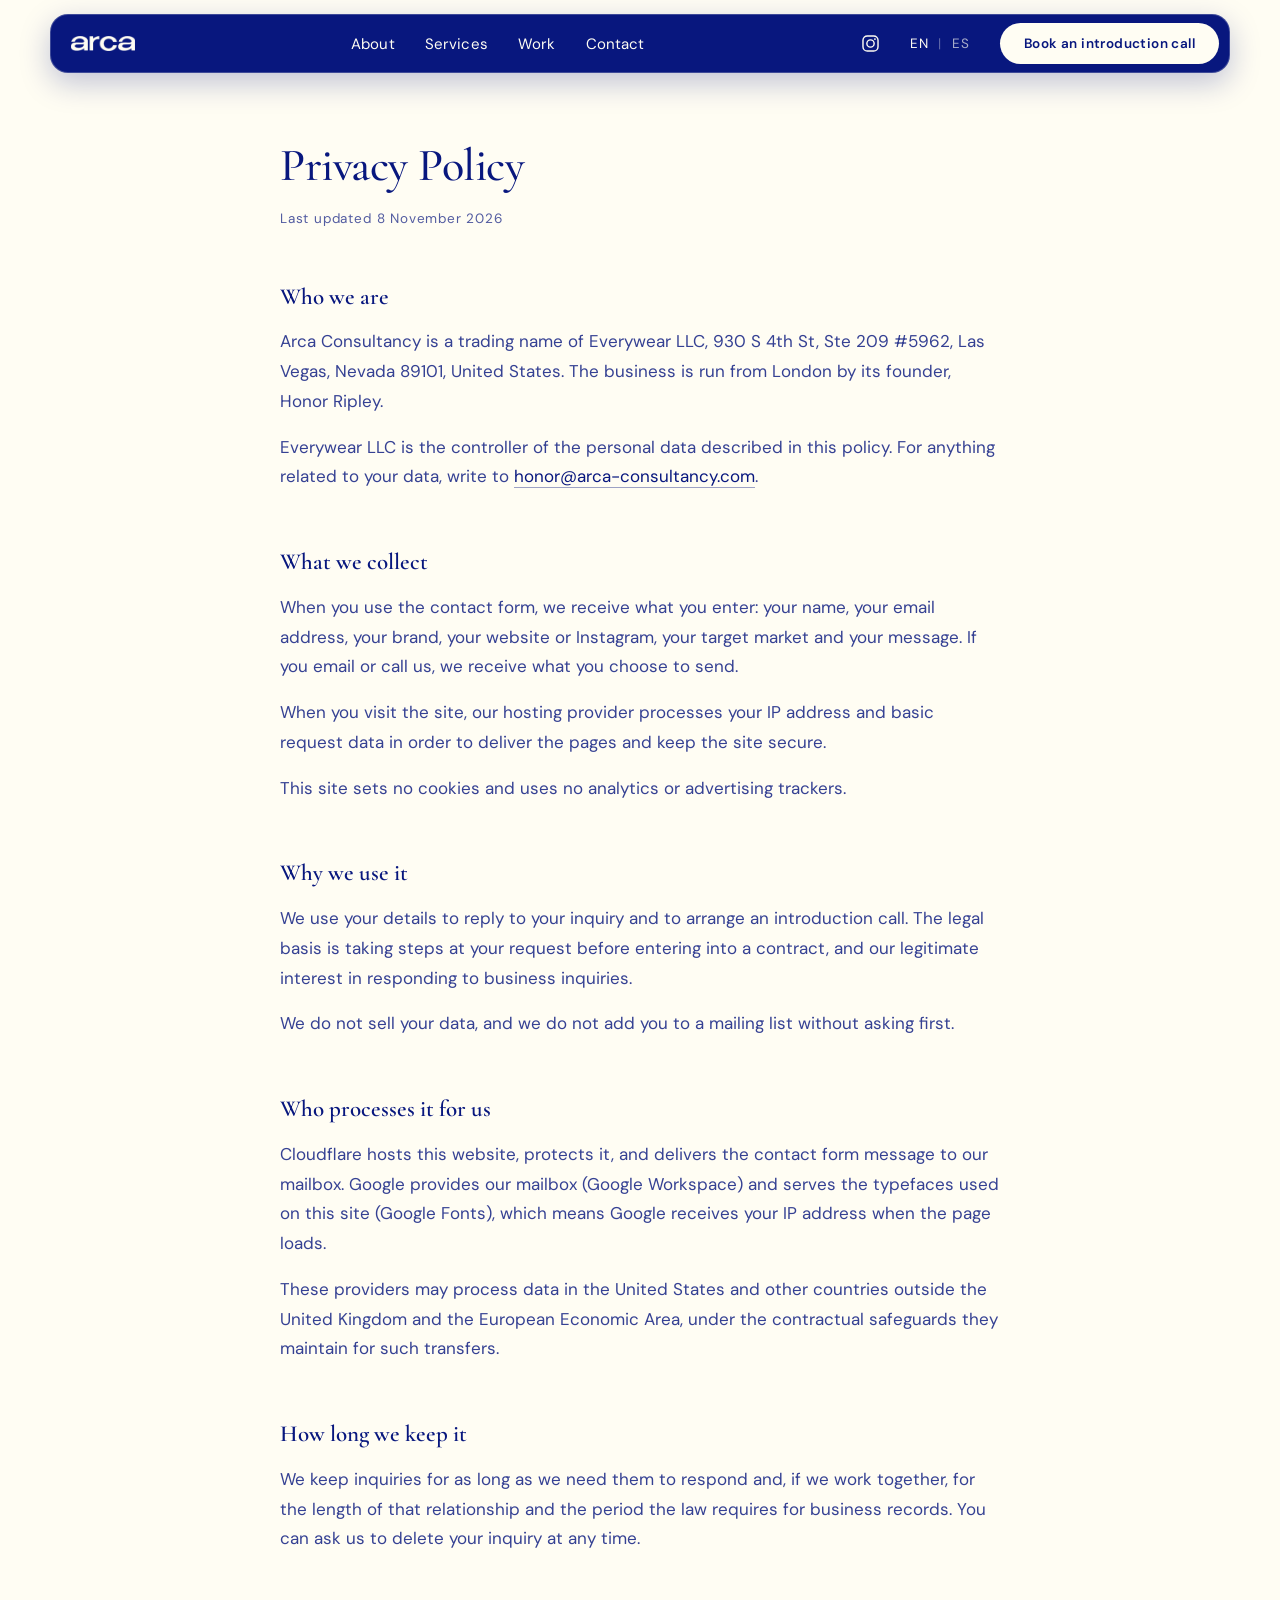
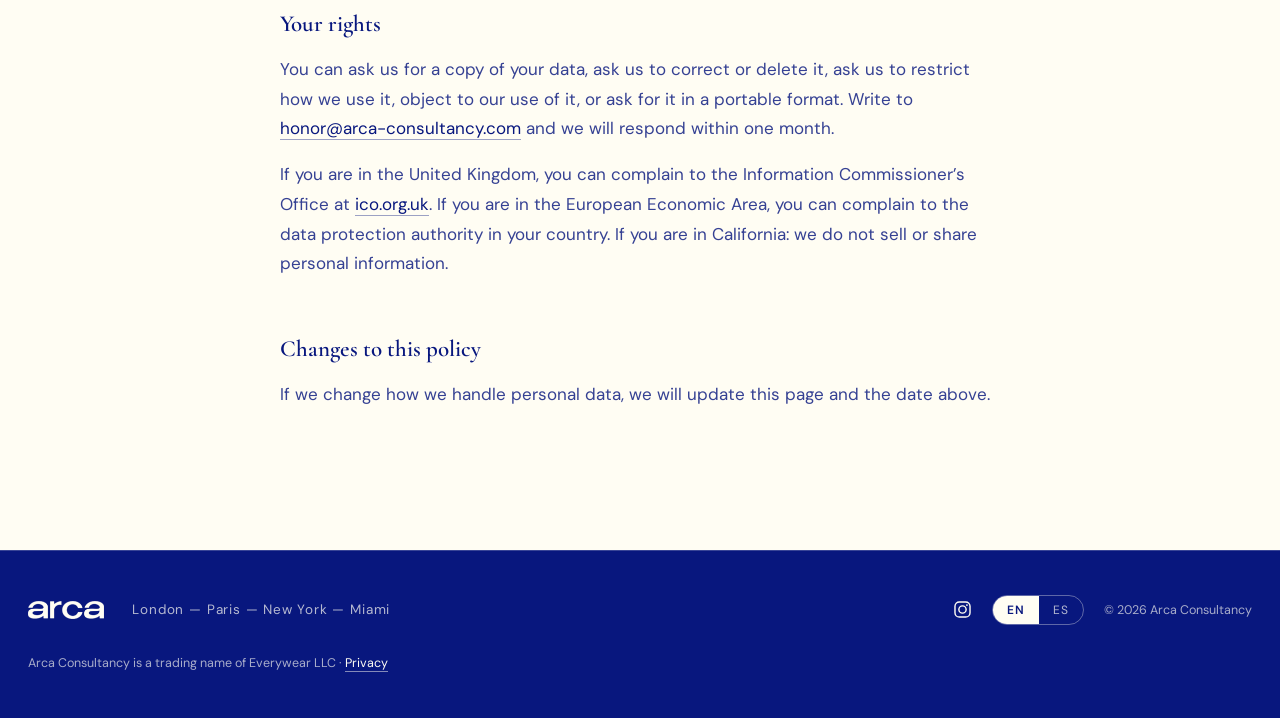
<file: privacy/index.html>
<!DOCTYPE html>
<html lang="en">
<head>
<meta charset="utf-8">
<meta name="viewport" content="width=device-width, initial-scale=1">
<title>Privacy Policy — Arca Consultancy</title>
<meta name="description" content="How Arca Consultancy collects, uses and protects the personal data you share through this website.">
<link rel="icon" type="image/png" sizes="32x32" href="/favicon/favicon-32.png">
<link rel="icon" type="image/png" sizes="16x16" href="/favicon/favicon-16.png">
<link rel="apple-touch-icon" sizes="180x180" href="/favicon/favicon-180.png">
<link rel="manifest" href="/site.webmanifest">
<meta name="theme-color" content="#08177E">
<link rel="canonical" href="https://arca-consultancy.com/privacy/">
<link rel="alternate" hreflang="en" href="https://arca-consultancy.com/privacy/">
<link rel="alternate" hreflang="es" href="https://arca-consultancy.com/es/privacidad/">
<link rel="alternate" hreflang="x-default" href="https://arca-consultancy.com/privacy/">
<link rel="preconnect" href="https://fonts.googleapis.com">
<link rel="preconnect" href="https://fonts.gstatic.com" crossorigin>
<link href="https://fonts.googleapis.com/css2?family=Cormorant+Garamond:ital,wght@0,400;0,500;0,600;1,400;1,500&family=DM+Sans:opsz,wght@9..40,400;9..40,500;9..40,600&display=swap" rel="stylesheet">
<link rel="stylesheet" href="/css/style.css">
</head>
<body>

<a href="#top" class="skip-link">Skip to content</a>

<header class="site-header">
  <div class="header-bar">
    <a href="/" class="header-logo"><img src="/assets/logos/arca-wordmark-cream.png" width="1206" height="284" alt="arca"></a>
    <nav class="nav-links">
      <a href="/#about">About</a>
      <a href="/#services">Services</a>
      <a href="/#work">Work</a>
      <a href="/#contact">Contact</a>
    </nav>
    <a class="nav-ig nav-links" href="https://instagram.com/arca_consultancy" target="_blank" rel="noopener" title="@arca_consultancy on Instagram" aria-label="Arca Consultancy on Instagram">
      <svg aria-hidden="true" width="19" height="19" viewBox="0 0 24 24" fill="none" stroke="#FFFDF3" stroke-width="1.8" stroke-linecap="round"><rect x="2.5" y="2.5" width="19" height="19" rx="5.5"/><circle cx="12" cy="12" r="4.6"/><circle cx="17.6" cy="6.4" r="1.15" fill="#FFFDF3" stroke="none"/></svg>
    </a>
    <div class="nav-lang"><span class="lang-on" aria-current="true">EN</span><span class="lang-sep">|</span><a class="lang-off" href="/es/privacidad/" hreflang="es" lang="es">ES</a></div>
    <a href="/#contact" class="btn header-cta">Book an introduction call</a>
  </div>
</header>

<main>
<section id="top" class="section legal">
  <div class="legal-inner">
    <h1>Privacy Policy</h1>
    <p class="legal-updated">Last updated 8 November 2026</p>
      <h2>Who we are</h2>
      <p>Arca Consultancy is a trading name of Everywear LLC, 930 S 4th St, Ste 209 #5962, Las Vegas, Nevada 89101, United States. The business is run from London by its founder, Honor Ripley.</p>
      <p>Everywear LLC is the controller of the personal data described in this policy. For anything related to your data, write to <a href="mailto:honor@arca-consultancy.com">honor@arca-consultancy.com</a>.</p>
      <h2>What we collect</h2>
      <p>When you use the contact form, we receive what you enter: your name, your email address, your brand, your website or Instagram, your target market and your message. If you email or call us, we receive what you choose to send.</p>
      <p>When you visit the site, our hosting provider processes your IP address and basic request data in order to deliver the pages and keep the site secure.</p>
      <p>This site sets no cookies and uses no analytics or advertising trackers.</p>
      <h2>Why we use it</h2>
      <p>We use your details to reply to your inquiry and to arrange an introduction call. The legal basis is taking steps at your request before entering into a contract, and our legitimate interest in responding to business inquiries.</p>
      <p>We do not sell your data, and we do not add you to a mailing list without asking first.</p>
      <h2>Who processes it for us</h2>
      <p>Cloudflare hosts this website, protects it, and delivers the contact form message to our mailbox. Google provides our mailbox (Google Workspace) and serves the typefaces used on this site (Google Fonts), which means Google receives your IP address when the page loads.</p>
      <p>These providers may process data in the United States and other countries outside the United Kingdom and the European Economic Area, under the contractual safeguards they maintain for such transfers.</p>
      <h2>How long we keep it</h2>
      <p>We keep inquiries for as long as we need them to respond and, if we work together, for the length of that relationship and the period the law requires for business records. You can ask us to delete your inquiry at any time.</p>
      <h2>Your rights</h2>
      <p>You can ask us for a copy of your data, ask us to correct or delete it, ask us to restrict how we use it, object to our use of it, or ask for it in a portable format. Write to <a href="mailto:honor@arca-consultancy.com">honor@arca-consultancy.com</a> and we will respond within one month.</p>
      <p>If you are in the United Kingdom, you can complain to the Information Commissioner’s Office at <a href="https://ico.org.uk" target="_blank" rel="noopener">ico.org.uk</a>. If you are in the European Economic Area, you can complain to the data protection authority in your country. If you are in California: we do not sell or share personal information.</p>
      <h2>Changes to this policy</h2>
      <p>If we change how we handle personal data, we will update this page and the date above.</p>
  </div>
</section>
</main>

<footer class="band-blue site-footer">
  <div class="footer-inner">
    <img src="/assets/logos/arca-wordmark-cream.png" width="1206" height="284" loading="lazy" alt="arca" class="footer-logo">
    <p class="footer-cities">London — Paris — New York — Miami</p>
    <div class="footer-right">
      <a href="https://instagram.com/arca_consultancy" target="_blank" rel="noopener" title="@arca_consultancy on Instagram" aria-label="Arca Consultancy on Instagram" class="footer-ig">
        <svg width="19" height="19" viewBox="0 0 24 24" fill="none" stroke="#FFFDF3" stroke-width="1.8" stroke-linecap="round"><rect x="2.5" y="2.5" width="19" height="19" rx="5.5"/><circle cx="12" cy="12" r="4.6"/><circle cx="17.6" cy="6.4" r="1.15" fill="#FFFDF3" stroke="none"/></svg>
      </a>
      <div class="footer-lang"><span class="on" aria-current="true">EN</span><a class="off" href="/es/privacidad/" hreflang="es" lang="es">ES</a></div>
      <p class="footer-copy">© 2026 Arca Consultancy</p>
    </div>
    <p class="footer-legal">Arca Consultancy is a trading name of Everywear LLC · <a href="/privacy/">Privacy</a></p>
  </div>
</footer>

</body>
</html>
</file>
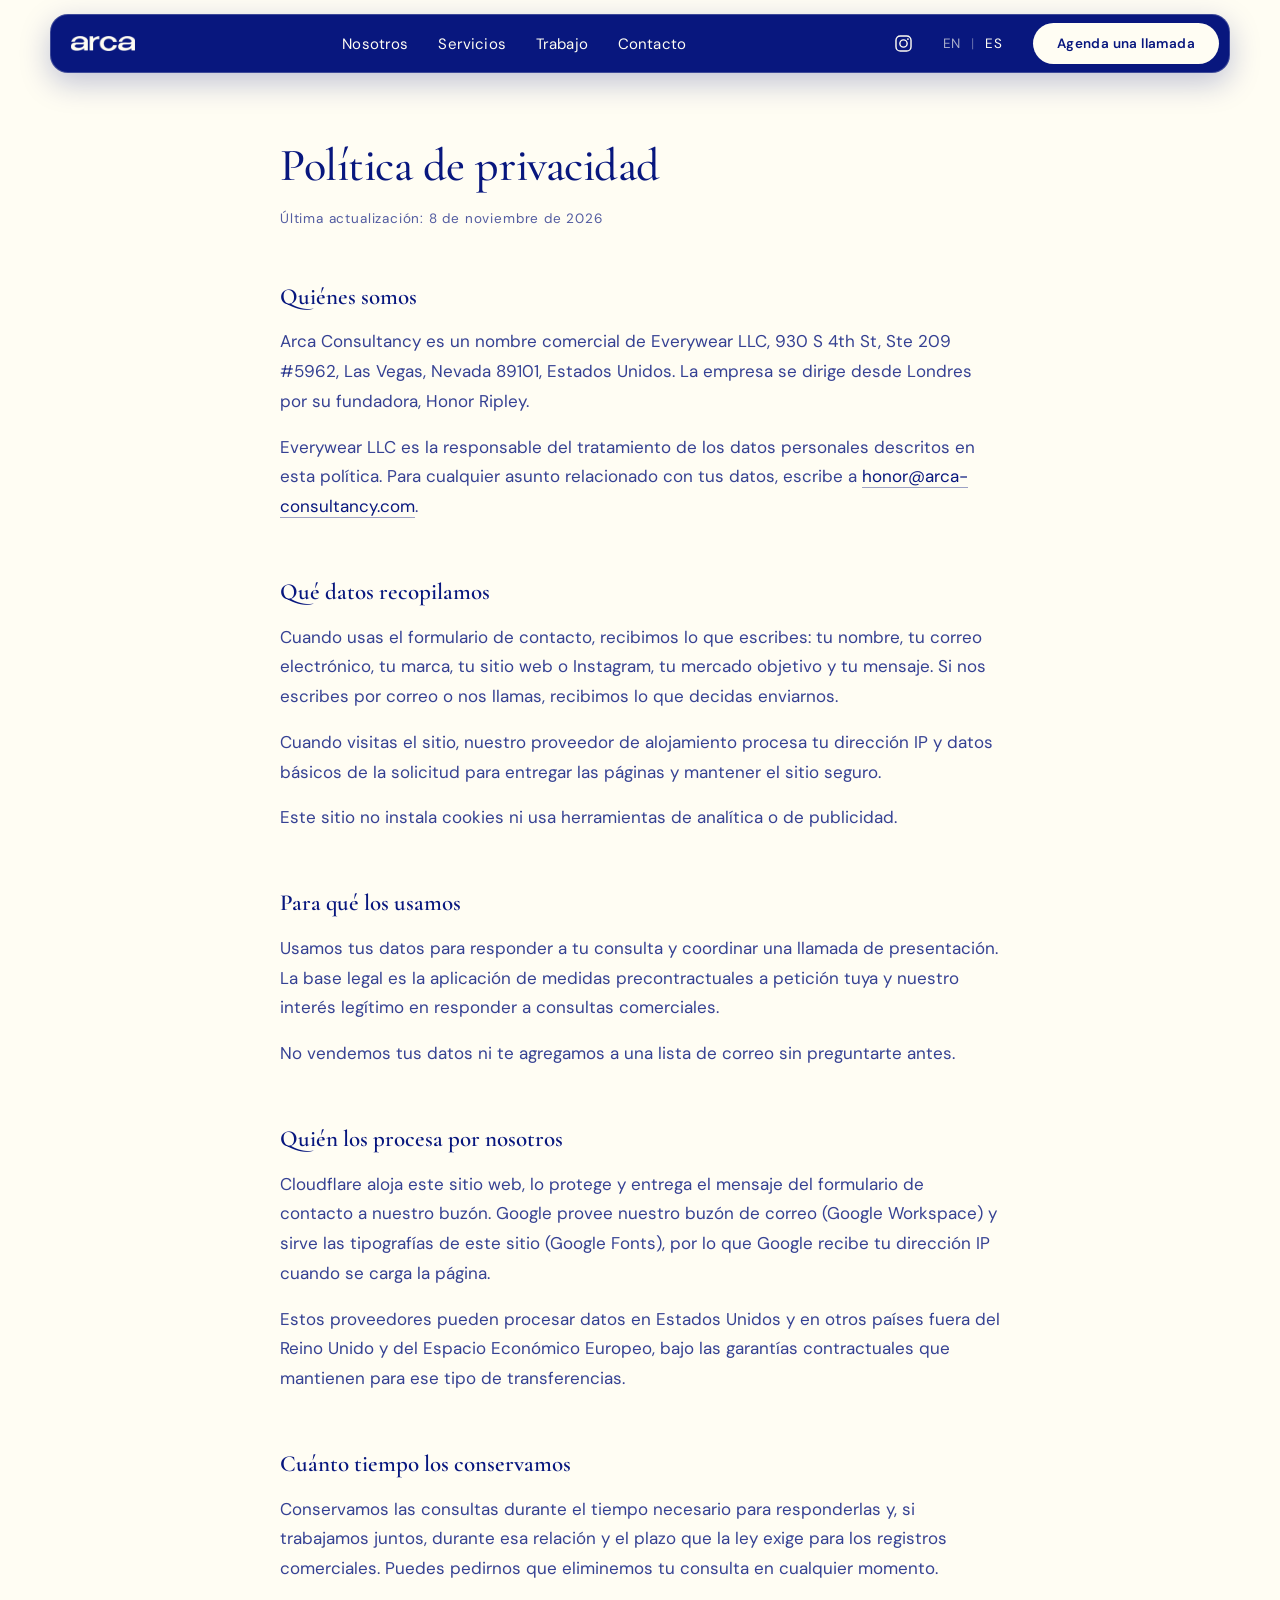
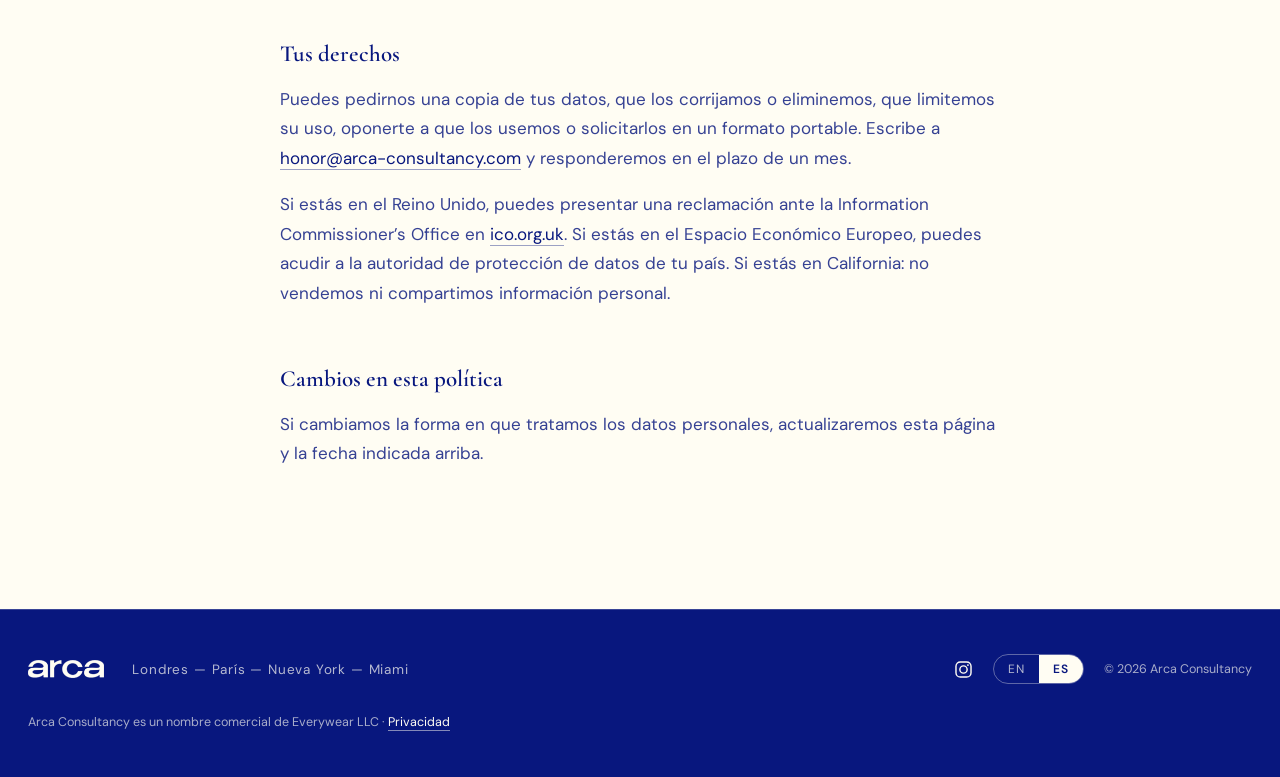
<file: es/privacidad/index.html>
<!DOCTYPE html>
<html lang="es">
<head>
<meta charset="utf-8">
<meta name="viewport" content="width=device-width, initial-scale=1">
<title>Política de privacidad — Arca Consultancy</title>
<meta name="description" content="Cómo Arca Consultancy recopila, usa y protege los datos personales que compartes a través de este sitio web.">
<link rel="icon" type="image/png" sizes="32x32" href="/favicon/favicon-32.png">
<link rel="icon" type="image/png" sizes="16x16" href="/favicon/favicon-16.png">
<link rel="apple-touch-icon" sizes="180x180" href="/favicon/favicon-180.png">
<link rel="manifest" href="/site.webmanifest">
<meta name="theme-color" content="#08177E">
<link rel="canonical" href="https://arca-consultancy.com/es/privacidad/">
<link rel="alternate" hreflang="en" href="https://arca-consultancy.com/privacy/">
<link rel="alternate" hreflang="es" href="https://arca-consultancy.com/es/privacidad/">
<link rel="alternate" hreflang="x-default" href="https://arca-consultancy.com/privacy/">
<link rel="preconnect" href="https://fonts.googleapis.com">
<link rel="preconnect" href="https://fonts.gstatic.com" crossorigin>
<link href="https://fonts.googleapis.com/css2?family=Cormorant+Garamond:ital,wght@0,400;0,500;0,600;1,400;1,500&family=DM+Sans:opsz,wght@9..40,400;9..40,500;9..40,600&display=swap" rel="stylesheet">
<link rel="stylesheet" href="/css/style.css">
</head>
<body>

<a href="#top" class="skip-link">Saltar al contenido</a>

<header class="site-header">
  <div class="header-bar">
    <a href="/es/" class="header-logo"><img src="/assets/logos/arca-wordmark-cream.png" width="1206" height="284" alt="arca"></a>
    <nav class="nav-links">
      <a href="/es/#about">Nosotros</a>
      <a href="/es/#services">Servicios</a>
      <a href="/es/#work">Trabajo</a>
      <a href="/es/#contact">Contacto</a>
    </nav>
    <a class="nav-ig nav-links" href="https://instagram.com/arca_consultancy" target="_blank" rel="noopener" title="@arca_consultancy on Instagram" aria-label="Arca Consultancy en Instagram">
      <svg aria-hidden="true" width="19" height="19" viewBox="0 0 24 24" fill="none" stroke="#FFFDF3" stroke-width="1.8" stroke-linecap="round"><rect x="2.5" y="2.5" width="19" height="19" rx="5.5"/><circle cx="12" cy="12" r="4.6"/><circle cx="17.6" cy="6.4" r="1.15" fill="#FFFDF3" stroke="none"/></svg>
    </a>
    <div class="nav-lang"><a class="lang-off" href="/privacy/" hreflang="en" lang="en">EN</a><span class="lang-sep">|</span><span class="lang-on" aria-current="true">ES</span></div>
    <a href="/es/#contact" class="btn header-cta">Agenda una llamada</a>
  </div>
</header>

<main>
<section id="top" class="section legal">
  <div class="legal-inner">
    <h1>Política de privacidad</h1>
    <p class="legal-updated">Última actualización: 8 de noviembre de 2026</p>
      <h2>Quiénes somos</h2>
      <p>Arca Consultancy es un nombre comercial de Everywear LLC, 930 S 4th St, Ste 209 #5962, Las Vegas, Nevada 89101, Estados Unidos. La empresa se dirige desde Londres por su fundadora, Honor Ripley.</p>
      <p>Everywear LLC es la responsable del tratamiento de los datos personales descritos en esta política. Para cualquier asunto relacionado con tus datos, escribe a <a href="mailto:honor@arca-consultancy.com">honor@arca-consultancy.com</a>.</p>
      <h2>Qué datos recopilamos</h2>
      <p>Cuando usas el formulario de contacto, recibimos lo que escribes: tu nombre, tu correo electrónico, tu marca, tu sitio web o Instagram, tu mercado objetivo y tu mensaje. Si nos escribes por correo o nos llamas, recibimos lo que decidas enviarnos.</p>
      <p>Cuando visitas el sitio, nuestro proveedor de alojamiento procesa tu dirección IP y datos básicos de la solicitud para entregar las páginas y mantener el sitio seguro.</p>
      <p>Este sitio no instala cookies ni usa herramientas de analítica o de publicidad.</p>
      <h2>Para qué los usamos</h2>
      <p>Usamos tus datos para responder a tu consulta y coordinar una llamada de presentación. La base legal es la aplicación de medidas precontractuales a petición tuya y nuestro interés legítimo en responder a consultas comerciales.</p>
      <p>No vendemos tus datos ni te agregamos a una lista de correo sin preguntarte antes.</p>
      <h2>Quién los procesa por nosotros</h2>
      <p>Cloudflare aloja este sitio web, lo protege y entrega el mensaje del formulario de contacto a nuestro buzón. Google provee nuestro buzón de correo (Google Workspace) y sirve las tipografías de este sitio (Google Fonts), por lo que Google recibe tu dirección IP cuando se carga la página.</p>
      <p>Estos proveedores pueden procesar datos en Estados Unidos y en otros países fuera del Reino Unido y del Espacio Económico Europeo, bajo las garantías contractuales que mantienen para ese tipo de transferencias.</p>
      <h2>Cuánto tiempo los conservamos</h2>
      <p>Conservamos las consultas durante el tiempo necesario para responderlas y, si trabajamos juntos, durante esa relación y el plazo que la ley exige para los registros comerciales. Puedes pedirnos que eliminemos tu consulta en cualquier momento.</p>
      <h2>Tus derechos</h2>
      <p>Puedes pedirnos una copia de tus datos, que los corrijamos o eliminemos, que limitemos su uso, oponerte a que los usemos o solicitarlos en un formato portable. Escribe a <a href="mailto:honor@arca-consultancy.com">honor@arca-consultancy.com</a> y responderemos en el plazo de un mes.</p>
      <p>Si estás en el Reino Unido, puedes presentar una reclamación ante la Information Commissioner’s Office en <a href="https://ico.org.uk" target="_blank" rel="noopener">ico.org.uk</a>. Si estás en el Espacio Económico Europeo, puedes acudir a la autoridad de protección de datos de tu país. Si estás en California: no vendemos ni compartimos información personal.</p>
      <h2>Cambios en esta política</h2>
      <p>Si cambiamos la forma en que tratamos los datos personales, actualizaremos esta página y la fecha indicada arriba.</p>
  </div>
</section>
</main>

<footer class="band-blue site-footer">
  <div class="footer-inner">
    <img src="/assets/logos/arca-wordmark-cream.png" width="1206" height="284" loading="lazy" alt="arca" class="footer-logo">
    <p class="footer-cities">Londres — París — Nueva York — Miami</p>
    <div class="footer-right">
      <a href="https://instagram.com/arca_consultancy" target="_blank" rel="noopener" title="@arca_consultancy on Instagram" aria-label="Arca Consultancy en Instagram" class="footer-ig">
        <svg width="19" height="19" viewBox="0 0 24 24" fill="none" stroke="#FFFDF3" stroke-width="1.8" stroke-linecap="round"><rect x="2.5" y="2.5" width="19" height="19" rx="5.5"/><circle cx="12" cy="12" r="4.6"/><circle cx="17.6" cy="6.4" r="1.15" fill="#FFFDF3" stroke="none"/></svg>
      </a>
      <div class="footer-lang"><a class="off" href="/privacy/" hreflang="en" lang="en">EN</a><span class="on" aria-current="true">ES</span></div>
      <p class="footer-copy">© 2026 Arca Consultancy</p>
    </div>
    <p class="footer-legal">Arca Consultancy es un nombre comercial de Everywear LLC · <a href="/es/privacidad/">Privacidad</a></p>
  </div>
</footer>

</body>
</html>
</file>
<file: css/style.css>
/* ARCA CONSULTANCY — implementation of "Arca Landing.dc.html" (design handoff)
   CI: Arca Blue #08177E · Arca Cream #FFFDF3 · Card Cream #FCFBF4 · TODO #F7C948 */

:root {
  --blue: #08177E;
  --cream: #FFFDF3;
  --card-cream: #FCFBF4;
  --todo: #F7C948;
  --serif: 'Cormorant Garamond', Georgia, serif;
  --sans: 'DM Sans', -apple-system, sans-serif;
  /* display headings share one tracking + leading — every h1/h2 on the page uses both */
  --ls-display: -.01em;
  --lh-display: 1.12;
  /* logo recolor (sources are black-on-transparent). Cream is a filter; blue is a
     mask filled with --blue — see .logo-blue */
  --f-cream: brightness(0) invert(1) brightness(.99);
}

* { box-sizing: border-box; }
.skip-link {
  position: absolute; left: -9999px; top: 0; z-index: 100;
  background: var(--cream); color: var(--blue);
  padding: 12px 20px; font-size: 14px; font-weight: 600;
}
.skip-link:focus { left: 14px; top: 14px; }
a:focus-visible, button:focus-visible, input:focus-visible, textarea:focus-visible {
  outline: 2px solid currentColor; outline-offset: 3px;
}
.contact-form input:focus-visible, .contact-form textarea:focus-visible { outline: none; } /* underline focus per spec */
html { scroll-behavior: auto; } /* anchor easing is JS-driven (see site.js); no section snap */
body {
  margin: 0;
  background: var(--cream);
  color: var(--blue);
  font-family: var(--sans);
  -webkit-font-smoothing: antialiased;
}
a { color: var(--blue); text-decoration: none; }
a:hover { opacity: .72; }
img, video { max-width: 100%; }
input, textarea { font-family: var(--sans); }
input::placeholder, textarea::placeholder { color: rgba(255, 253, 243, .45); }
@keyframes arca-marquee { from { transform: translateX(0); } to { transform: translateX(-50%); } }

h1, h2, h3 { margin: 0; }

/* one display tier: same tracking and leading on every h1/h2, blue band or cream */
.hero-copy h1, .h2-problem, .section-head h2, .section-head-simple h2,
.h2-proof, .h2-founder, .h2-contact, .legal h1 {
  letter-spacing: var(--ls-display); line-height: var(--lh-display);
}

.container { max-width: 1080px; margin: 0 auto; }
.band-blue { background: var(--blue); color: var(--cream); }
.section { padding: 140px 28px; }

/* pill button — the one CTA style */
.btn {
  display: inline-block; border: none; cursor: pointer;
  background: var(--cream); color: var(--blue);
  padding: 14px 28px; border-radius: 999px;
  font-family: var(--sans); font-size: 14.5px; font-weight: 600;
}
.btn:hover { opacity: .88; }
.link-underline {
  color: var(--cream); font-size: 14.5px; font-weight: 500;
  padding: 14px 4px; border-bottom: 1px solid rgba(255, 253, 243, .5);
}
.link-underline:hover { border-bottom-color: var(--cream); opacity: 1; }

/* TODO chip — unresolved content marker. Currently the logo walls, where it stands in
   for a client mark we don't have the file for yet. Never recoloured: --f-cream starts
   with brightness(0) and the blue mask fills with --blue — both would lose the yellow. */
.chip-todo {
  flex: none; display: inline-flex; align-items: center; white-space: nowrap;
  font-family: ui-monospace, Menlo, monospace; font-size: 11px; letter-spacing: .06em;
  color: var(--blue); background: var(--todo); padding: 6px 10px;
}

/* ---------- sticky header ---------- */
.site-header { position: sticky; top: 14px; z-index: 50; padding: 0 20px; height: 0; }
.header-bar {
  max-width: 1180px; margin: 0 auto;
  background: var(--blue);
  border: 1px solid rgba(255, 253, 243, .22);
  border-radius: 18px;
  box-shadow: 0 10px 30px rgba(8, 23, 126, .25);
  display: flex; align-items: center; gap: 30px;
  padding: 8px 10px 8px 20px;
}
.header-logo { display: block; flex: none; }
/* width:auto is load-bearing — the width/height attributes are there to give the
   browser an aspect ratio, but the width attribute is also a presentational hint
   that sets CSS width. Without width:auto the wordmark renders at its intrinsic
   1206px with a 15px height, i.e. smeared across the header. */
.header-logo img { height: 15px; width: auto; display: block; }
.nav-links { display: flex; gap: 30px; margin: 0 auto; font-size: 15px; letter-spacing: .01em; }
.nav-links a { color: var(--cream); }
.nav-ig { flex: none; align-items: center; margin: 0; }
.nav-lang { flex: none; display: flex; align-items: center; gap: 10px; font-size: 13.5px; letter-spacing: .06em; }
.lang-on { color: var(--cream); }
.lang-sep { color: rgba(255, 253, 243, .35); }
.lang-off { color: rgba(255, 253, 243, .65); cursor: pointer; }
.header-cta { flex: none; padding: 12px 24px; font-size: 13.5px; letter-spacing: .03em; }

/* ---------- 1 · hero ---------- */
.hero-grid { display: grid; grid-template-columns: 50fr 50fr; min-height: 88vh; }
.hero-copy { display: flex; flex-direction: column; justify-content: center; padding: 96px 48px 96px 44px; }
.hero-copy h1 {
  font-family: var(--serif); font-weight: 500;
  font-size: clamp(40px, 4.6vw, 68px);
  color: var(--cream); text-wrap: balance;
}
/* keeps "international growth." off its own orphan line — worth a whole line of
   headline. Released at the 900px breakpoint, where the hero collapses to one
   column: the phrase is a 368px unbreakable token at 40px against ~346px of
   available width, and an unbreakable token wider than its only column pushes the
   whole page into horizontal scroll. Above 900px the two-column grid absorbs it by
   narrowing the video side, so it never reaches the page. */
.keep-together { white-space: nowrap; }
.hero-sub { margin: 30px 0 0; max-width: 46ch; font-size: 16.5px; line-height: 1.65; color: rgba(255, 253, 243, .82); }
.hero-ctas { display: flex; flex-wrap: wrap; gap: 14px; margin-top: 40px; }
.hero-media { position: relative; min-height: 420px; overflow: hidden; }
.hero-media video { position: absolute; inset: 0; width: 100%; height: 100%; object-fit: cover; }

/* ---------- marquees ---------- */
.client-strip { padding: 54px 0; border-bottom: 1px solid rgba(8, 23, 126, .12); }
.marquee-mask {
  overflow: hidden;
  -webkit-mask-image: linear-gradient(90deg, transparent, #000 8%, #000 92%, transparent);
  mask-image: linear-gradient(90deg, transparent, #000 8%, #000 92%, transparent);
}
/* fixed height so the band doesn't resize with whichever mark happens to be tallest.
   will-change pins the row to its own compositor layer: it animates inside a parent
   carrying mask-image, which can disqualify the transform from the compositor and
   drop it onto the main thread, where ordinary jank reads as the strip being frozen.
   ~1.3MB a row, four rows, and they animate for the life of the page — cheap. */
.marquee {
  display: flex; align-items: center; height: 56px; gap: 80px;
  width: max-content; padding-right: 80px;
  will-change: transform;
}
.marquee img, .marquee .logo-blue { flex: none; }
.marquee-32 { animation: arca-marquee 32s linear infinite; }
.marquee-38 { animation: arca-marquee 38s linear infinite; }
.marquee-42 { animation: arca-marquee 42s linear infinite; }
.marquee-reverse { animation-direction: reverse; }
.logo-cream { filter: var(--f-cream); }
/* Blue marks are a span masked by the logo file, not a filtered <img>: the long
   sepia/saturate/hue-rotate chain that approximated #08177E rendered magenta on
   iOS Safari. A mask takes its colour from --blue directly, in every engine.
   100% 100% matches what the <img> width/height attributes did. */
.logo-blue {
  display: block; background: var(--blue);
  -webkit-mask: var(--src) center / 100% 100% no-repeat;
  mask: var(--src) center / 100% 100% no-repeat;
}

/* ---------- 2 · problem ---------- */
.problem-grid { display: grid; grid-template-columns: 7fr 5fr; gap: 64px; align-items: center; }
.h2-problem {
  font-family: var(--serif); font-weight: 500;
  font-size: clamp(34px, 3.6vw, 52px); text-wrap: balance;
}
.problem-body { margin: 34px 0 0; font-size: 17px; line-height: 1.75; color: rgba(8, 23, 126, .82); }
.kicker { margin: 30px 0 0; font-size: 15px; font-weight: 600; letter-spacing: .16em; text-transform: uppercase; }
.problem-media { display: flex; justify-content: center; }
.problem-media video { width: 100%; max-width: 460px; display: block; }

/* ---------- 3 · services ---------- */
.services-section { padding: 0 28px 140px; }
.section-head.ruled {
  border-top: 1px solid rgba(8, 23, 126, .2); padding-top: 56px;
  display: flex; flex-direction: column; align-items: flex-start; gap: 18px;
}
.section-head h2, .section-head-simple h2 {
  font-family: var(--serif); font-weight: 500; font-size: clamp(32px, 3.2vw, 46px);
}
.section-intro { margin: 0; max-width: 44ch; font-size: 15.5px; line-height: 1.6; color: rgba(8, 23, 126, .7); }
.svc-list { margin-top: 80px; position: relative; }
.svc-wrap.svc-0 { margin-left: clamp(0px, 0%, calc(100% - 564px)); }
.svc-wrap.svc-1 { margin-left: clamp(0px, 26%, calc(100% - 564px)); margin-top: 72px; }
.svc-wrap.svc-2 { margin-left: clamp(0px, 52%, calc(100% - 564px)); margin-top: 72px; }

/* grain card */
.card.grain {
  position: relative; overflow: hidden; border-radius: 14px;
  background:
    radial-gradient(78% 46% at 96% 2%, rgba(31, 49, 214, .92) 0%, rgba(43, 62, 220, .6) 22%, rgba(90, 110, 235, .26) 46%, rgba(160, 175, 245, .08) 66%, rgba(255, 253, 243, 0) 82%),
    radial-gradient(46% 22% at 8% 96%, rgba(31, 49, 214, .14) 0%, rgba(255, 253, 243, 0) 74%),
    var(--card-cream);
}
.grain-overlay {
  position: absolute; inset: 0; opacity: .55; mix-blend-mode: multiply;
  background-image: url('../assets/images/grain.png');
  background-size: 200px 200px; background-repeat: repeat;
  pointer-events: none;
}
.svc-card { max-width: 520px; padding: 30px 30px 34px; }
.card-grid { position: relative; display: grid; grid-template-columns: 44px 1fr; column-gap: 18px; }
.card-num { font-size: 15px; line-height: 2.1; color: rgba(8, 23, 126, .7); }
.card-grid h3 { font-family: var(--serif); font-weight: 600; font-size: 29px; line-height: 1.2; }
.card-grid p { margin: 16px 0 0; font-size: 15.5px; line-height: 1.7; color: rgba(8, 23, 126, .68); }

/* ---------- 4 · proof ---------- */
.proof-section { padding: 130px 28px 110px; }
.h2-proof {
  font-family: var(--serif); font-weight: 500;
  font-size: clamp(34px, 3.8vw, 54px); color: var(--cream); text-wrap: balance;
}
.stats-grid { margin-top: 56px; display: grid; grid-template-columns: repeat(4, 1fr); gap: 36px; }
.stat-num { font-family: var(--serif); font-size: clamp(34px, 3.2vw, 48px); line-height: 1; color: var(--cream); }
.stat p { margin: 12px 0 0; font-size: 12.5px; letter-spacing: .14em; text-transform: uppercase; color: rgba(255, 253, 243, .65); }

.proof-grid { margin-top: 70px; display: grid; grid-template-columns: 1fr 1fr; gap: 64px; align-items: start; }
/* connector treatment per the handoff: one spine, a branch arrow to each item —
   the same 1px hairline vocabulary as the services connector lines */
/* section sub-head, H3 tier — serif display rather than the uppercase eyebrow the
   logo-wall labels use, per the handoff */
.highlights-title {
  margin: 0 0 30px; font-family: var(--serif); font-weight: 500;
  font-size: 29px; line-height: 1.2; color: var(--cream);
}
.highlights { margin: 8px 0 0; padding: 0 0 0 62px; list-style: none; }
.highlights li {
  position: relative;
  font-size: 15px; line-height: 1.75; color: rgba(255, 253, 243, .78);
}
.highlights li + li { margin-top: 32px; }
/* spine, drawn per item so the segments butt together across the gap and the run
   starts at the first branch and stops at the last — not at the last line of text */
.highlights li::before {
  content: ''; position: absolute; left: -62px; top: 0; width: 1px;
  height: calc(100% + 32px); background: rgba(255, 253, 243, .32);
  /* draws downward; each branch fires just after its own segment lands */
  transform: scaleY(0); transform-origin: top;
  transition: transform .26s ease-out;
  transition-delay: calc(var(--i, 0) * 180ms);
}
.highlights li:first-child::before { top: .85em; height: calc(100% - .85em + 32px); }
.highlights li:last-child::before { height: .85em; }
/* branch + arrowhead — clipped rather than scaled, so the arrowhead arrives at
   full size at the end of the stroke instead of stretching along with it */
.highlights li::after {
  content: ''; position: absolute; left: -62px; top: calc(.85em - 4.5px);
  width: 42px; height: 9px;
  background: url("data:image/svg+xml;utf8,<svg xmlns='http://www.w3.org/2000/svg' width='42' height='9'><path d='M0 4.5H40M36.5 1.5L39.5 4.5 36.5 7.5' fill='none' stroke='%23FFFDF3' stroke-opacity='0.32'/></svg>") no-repeat left center;
  clip-path: inset(0 100% 0 0);
  transition: clip-path .32s ease-out;
  transition-delay: calc(var(--i, 0) * 180ms + 170ms);
}
.proof-grid.rv-in .highlights li::before { transform: scaleY(1); }
.proof-grid.rv-in .highlights li::after { clip-path: inset(0 0 0 0); }
.highlights li:nth-child(1) { --i: 0; }
.highlights li:nth-child(2) { --i: 1; }
.highlights li:nth-child(3) { --i: 2; }
.highlights li:nth-child(4) { --i: 3; }
.highlights li:nth-child(5) { --i: 4; }
.highlights li:nth-child(6) { --i: 5; }
.highlights li:nth-child(7) { --i: 6; }
/* the media column matches the highlights column: the box stretches to the row
   height and the picture covers it. The campaign image is 3:4 and the column runs
   close to that, so the crop stays small — check it if the list length changes. */
.proof-media { position: relative; min-height: 520px; align-self: stretch; overflow: hidden; }
.proof-media img { position: absolute; inset: 0; width: 100%; height: 100%; object-fit: cover; object-position: center; }

.walls { margin-top: 90px; }
.wall-label { margin: 0 0 30px; font-size: 12px; letter-spacing: .22em; text-transform: uppercase; color: rgba(255, 253, 243, .68); }
.wall-label-buyers { margin: 56px 0 22px; }
.wall-label-press { margin: 56px 0 30px; }
.wall-caption { margin: 34px 0 0; font-size: 13.5px; color: rgba(255, 253, 243, .68); }
.wall-more { margin: 48px 0 0; font-size: 14.5px; line-height: 1.8; color: rgba(255, 253, 243, .7); }

/* ---------- 5 · founder ---------- */
.founder-grid { display: grid; grid-template-columns: 5fr 7fr; gap: 72px; align-items: center; }
.founder-media { position: relative; min-height: 520px; overflow: hidden; }
.founder-media img {
  position: absolute; inset: 0; width: 100%; height: 100%; object-fit: cover;
  filter: grayscale(1) contrast(1.06) brightness(1.02);
}
.h2-founder { font-family: var(--serif); font-weight: 500; font-size: clamp(32px, 3.4vw, 48px); }
/* roman, not italic: this is the site describing Honor, not Honor speaking.
   Italic stays reserved for quoted speech. */
.founder-bio {
  margin: 32px 0 0; font-family: var(--serif);
  font-size: 22px; line-height: 1.6; color: rgba(8, 23, 126, .9);
}
.founder-name { margin: 26px 0 0; font-size: 14.5px; font-weight: 600; letter-spacing: .04em; }

/* ---------- 6 · how we work ---------- */
.steps-section { padding: 0 28px 150px; }
.section-head-simple.ruled { border-top: 1px solid rgba(8, 23, 126, .2); padding-top: 56px; }
.steps-grid { margin-top: 56px; display: grid; grid-template-columns: repeat(4, 1fr); gap: 40px; }
.step-card {
  color: var(--blue); padding: 24px 22px 28px; min-height: 360px;
  display: flex; flex-direction: column; justify-content: space-between;
}
.step-pill {
  position: relative; align-self: flex-start;
  border: 1px solid rgba(8, 23, 126, .35); border-radius: 999px;
  padding: 8px 18px; font-size: 12px; letter-spacing: .06em; color: var(--blue);
}
.step-body { position: relative; }
.step-body h3 { font-family: var(--serif); font-size: 23px; font-weight: 600; line-height: 1.25; color: var(--blue); }
.step-body p { margin: 12px 0 0; font-size: 14.5px; line-height: 1.65; color: rgba(8, 23, 126, .78); }

/* ---------- 7 · contact ---------- */
.contact-section { padding: 130px 28px 100px; }
.contact-inner { max-width: 760px; }
.h2-contact {
  font-family: var(--serif); font-weight: 500;
  font-size: clamp(32px, 3.6vw, 50px); color: var(--cream); text-wrap: balance;
}
.contact-sub { margin: 26px 0 0; font-size: 16.5px; line-height: 1.7; color: rgba(255, 253, 243, .82); }
.contact-form { margin-top: 56px; display: grid; grid-template-columns: 1fr 1fr; gap: 28px 32px; }
.contact-form input, .contact-form textarea {
  background: transparent; border: none; border-bottom: 1px solid rgba(255, 253, 243, .4);
  color: var(--cream); font-size: 15px; padding: 12px 2px; outline: none; border-radius: 0;
}
.contact-form input:focus, .contact-form textarea:focus { border-bottom-color: var(--cream); }
.contact-form [aria-invalid="true"] { border-bottom-color: var(--cream); border-bottom-width: 2px; }
.contact-form textarea { grid-column: 1 / -1; resize: vertical; }
.contact-form [name="market"] { grid-column: 1 / -1; } /* five inputs: market closes the grid on its own row */
.form-actions { grid-column: 1 / -1; display: flex; flex-wrap: wrap; align-items: center; gap: 24px; margin-top: 8px; }
.btn-submit { padding: 15px 34px; }
.signoff { margin: 0; font-family: var(--serif); font-style: italic; font-size: 21px; color: rgba(255, 253, 243, .85); }
/* the row gap moves into the items so each one is a bigger tap target
   (18px → 32px) without changing the rhythm: 18+14 gap == 32+0 gap */
.contact-direct {
  margin: 41px 0 0; font-size: 13.5px; color: rgba(255, 253, 243, .6);
  display: flex; flex-wrap: wrap; gap: 0 28px; align-items: center;
}
.contact-item { display: inline-flex; align-items: center; gap: 9px; color: var(--cream); padding: 7px 0; }
.contact-item svg { flex: none; opacity: .75; }
.contact-item-note { color: rgba(255, 253, 243, .68); }

/* ---------- footer ---------- */
.site-footer { border-top: 1px solid rgba(255, 253, 243, .2); padding: 44px 28px; }
.footer-inner { max-width: 1280px; margin: 0 auto; display: flex; flex-wrap: wrap; align-items: center; gap: 28px; }
.footer-logo { height: 18px; width: auto; display: block; } /* see .header-logo img */
.footer-cities { margin: 0; font-size: 13.5px; letter-spacing: .06em; color: rgba(255, 253, 243, .7); }
.footer-right { margin-left: auto; display: flex; align-items: center; gap: 20px; }
.footer-ig { display: flex; align-items: center; color: var(--cream); }
.footer-lang { display: flex; border: 1px solid rgba(255, 253, 243, .35); border-radius: 999px; overflow: hidden; font-size: 12px; letter-spacing: .08em; }
.footer-lang .on { padding: 6px 14px; background: var(--cream); color: var(--blue); font-weight: 600; }
.footer-lang .off { padding: 6px 14px; color: rgba(255, 253, 243, .7); cursor: pointer; }
.footer-copy { margin: 0; font-size: 12.5px; color: rgba(255, 253, 243, .65); }
/* legal line: its own full-width row under the footer bar */
.footer-legal { flex-basis: 100%; margin: 0; font-size: 12.5px; line-height: 1.7; color: rgba(255, 253, 243, .65); }
.footer-legal a { color: var(--cream); border-bottom: 1px solid rgba(255, 253, 243, .5); }

/* ---------- legal pages (/privacy/, /es/privacidad/) ----------
   No new type sizes: h1 = .h2-problem, h2 = .step-body h3, body = .problem-body,
   date line = .footer-cities. */
.legal-inner { max-width: 720px; margin: 0 auto; }
.legal h1 { font-family: var(--serif); font-weight: 500; font-size: clamp(34px, 3.6vw, 52px); }
.legal-updated { margin: 18px 0 0; font-size: 13.5px; letter-spacing: .06em; color: rgba(8, 23, 126, .7); }
.legal h2 { margin: 56px 0 0; font-family: var(--serif); font-size: 23px; font-weight: 600; line-height: 1.25; }
.legal p:not(.legal-updated) { margin: 16px 0 0; font-size: 17px; line-height: 1.75; color: rgba(8, 23, 126, .82); }
.legal p a { border-bottom: 1px solid rgba(8, 23, 126, .4); }

/* ---------- reveal (JS adds .rv-in) ---------- */
[data-rv] { opacity: 0; transform: translateY(26px); transition: opacity .8s ease, transform .8s ease; }
[data-rv].rv-in { opacity: 1; transform: none; }
@media (prefers-reduced-motion: reduce) {
  [data-rv] { opacity: 1; transform: none; transition: none; }
  /* connector ships fully drawn rather than stuck at zero */
  .highlights li::before { transform: none; transition: none; }
  .highlights li::after { clip-path: none; transition: none; }
  /* The marquees deliberately do NOT stop here — client decision, Aug 2026. They
     used to, which is the accessible behaviour: continuous looping motion is a
     vestibular trigger. Everything else on the page still honours the setting.
     Do not "fix" this back without asking. */
}

/* ---------- responsive (per prototype data-m rules) ---------- */
@media (max-width: 900px) {
  html { -webkit-text-size-adjust: 100%; }
  .section, .services-section, .proof-section, .contact-section, .steps-section, .site-footer {
    padding-left: 22px; padding-right: 22px;
  }
  .section { padding-top: 64px; padding-bottom: 64px; }
  .section.legal { padding-top: 120px; } /* first thing on the page: clear the sticky header */
  .client-strip { padding: 36px 0; }
  .section-head.ruled, .section-head-simple.ruled { padding-top: 40px; }
  .services-section { padding-bottom: 80px; }
  .proof-section { padding-top: 80px; padding-bottom: 72px; }
  .stats-grid { margin-top: 40px; }
  .proof-grid { margin-top: 48px; }
  /* one column — nothing to match, so show the frame at its own ratio, uncropped */
  .proof-media { min-height: 0; aspect-ratio: 3 / 4; }
  /* tighter connector indent so the text column keeps its measure */
  .highlights { padding-left: 40px; }
  .highlights li + li { margin-top: 26px; }
  .highlights li::before { left: -40px; height: calc(100% + 26px); }
  .highlights li:first-child::before { height: calc(100% - .85em + 26px); }
  .highlights li::after { left: -40px; width: 28px; background-size: 28px 9px; }
  .walls { margin-top: 64px; }
  .steps-section { padding-bottom: 80px; }
  .steps-grid { margin-top: 40px; }
  .contact-section { padding-top: 80px; padding-bottom: 72px; }
  .contact-form { margin-top: 40px; }
  .hero-grid { grid-template-columns: 1fr; min-height: auto; }
  .keep-together { white-space: normal; } /* one column — nothing left to absorb it */
  .hero-copy { padding: 96px 22px 48px; }
  .hero-media { display: none; }
  .problem-grid, .proof-grid, .founder-grid, .contact-form { grid-template-columns: 1fr; gap: 44px; }
  .contact-form { gap: 28px 32px; }
  .stats-grid { grid-template-columns: repeat(2, 1fr); gap: 30px 24px; }
  .svc-list {
    margin-top: 48px;
    display: flex; gap: 16px; overflow-x: auto;
    scroll-snap-type: x mandatory; -webkit-overflow-scrolling: touch;
    scrollbar-width: none; margin-left: -22px; margin-right: -22px; padding: 0 22px 6px;
    scroll-padding: 0 22px;
  }
  .svc-list::-webkit-scrollbar { display: none; }
  .svc-wrap.svc-0, .svc-wrap.svc-1, .svc-wrap.svc-2 {
    margin-left: 0; margin-top: 0;
    flex: 0 0 86%; scroll-snap-align: start; display: flex;
  }
  .svc-card { max-width: 100%; padding: 26px 22px 30px; }
  .steps-grid {
    display: flex; gap: 16px; overflow-x: auto;
    scroll-snap-type: x mandatory; -webkit-overflow-scrolling: touch;
    scrollbar-width: none; margin-left: -22px; margin-right: -22px; padding: 0 22px 6px;
    scroll-padding: 0 22px;
  }
  .steps-grid::-webkit-scrollbar { display: none; }
  .steps-grid > * { flex: 0 0 76%; scroll-snap-align: start; min-height: 0; }
  .founder-media { min-height: 420px; position: relative; } /* fallback for old Safari */
  @supports (aspect-ratio: 4 / 5) {
    .founder-media { min-height: 0; aspect-ratio: 4 / 5; }
  }
  .header-bar { gap: 14px; padding: 8px 8px 8px 16px; justify-content: space-between; }
  .header-cta { padding: 11px 18px; font-size: 12.5px; margin-left: auto; }
  .nav-links, .nav-lang { display: none; }
  .marquee { gap: 52px; }
  .footer-right { margin-left: 0; }
}
@media (max-width: 560px) {
  .stats-grid { grid-template-columns: 1fr; }
  .header-logo img { height: 13px; }
  .header-cta { padding: 10px 14px; font-size: 11.5px; }
  .marquee { gap: 40px; }
}
</file>
<file: css/brand.css>
/* ARCA — Brand guidelines & CI sheet (implementation of Arca Brand Guidelines.dc.html) */

* { box-sizing: border-box; }
body {
  margin: 0; background: #FFFDF3; color: #08177E;
  font-family: 'DM Sans', -apple-system, sans-serif;
  -webkit-font-smoothing: antialiased;
}
a { color: #08177E; text-decoration: none; }
a:hover { opacity: .72; }
img { max-width: 100%; }
h1, h2, h3, p { margin: 0; }

.container { max-width: 1080px; margin: 0 auto; }
.mono { font-family: ui-monospace, Menlo, monospace; }

.bg-header { background: #08177E; color: #FFFDF3; padding: 80px 44px 64px; }
.bg-header img { height: 24px; display: block; }
.bg-header h1 {
  margin-top: 44px; font-family: 'Cormorant Garamond', serif; font-weight: 500;
  font-size: clamp(38px, 4.4vw, 62px); line-height: 1.06; color: #FFFDF3;
}
.bg-header .lede { margin-top: 22px; max-width: 56ch; font-size: 16.5px; line-height: 1.7; color: rgba(255,253,243,.82); }
.bg-header .version { margin-top: 34px; font-family: ui-monospace, Menlo, monospace; font-size: 12px; letter-spacing: .14em; color: rgba(255,253,243,.65); }

.sheet-section { padding: 96px 44px 0; }
.sheet-section.last { padding-bottom: 110px; }
.eyebrow { margin-bottom: 26px; font-size: 12px; letter-spacing: .22em; text-transform: uppercase; color: rgba(8,23,126,.7); }
.sheet-section h2 {
  margin-bottom: 40px; font-family: 'Cormorant Garamond', serif; font-weight: 500;
  font-size: clamp(30px, 3vw, 44px);
}

/* 01 · colour */
.swatch-grid { display: grid; grid-template-columns: repeat(4, 1fr); gap: 24px; }
.swatch { height: 150px; border-radius: 12px; }
.swatch.blue { background: #08177E; }
.swatch.cream { background: #FFFDF3; border: 1px solid rgba(8,23,126,.18); }
.swatch.card-cream { background: #FCFBF4; border: 1px solid rgba(8,23,126,.18); }
.swatch.todo { background: #F7C948; }
.swatch-name { margin: 14px 0 4px; font-size: 15px; font-weight: 600; }
.swatch-hex { font-family: ui-monospace, Menlo, monospace; font-size: 12.5px; color: rgba(8,23,126,.7); }
.swatch-use { margin-top: 8px; font-size: 13.5px; line-height: 1.6; color: rgba(8,23,126,.68); }
.tints { margin-top: 34px; display: flex; flex-wrap: wrap; gap: 12px 40px; font-size: 13.5px; line-height: 1.7; color: rgba(8,23,126,.7); }
.rhythm-note { margin-top: 26px; max-width: 70ch; font-size: 14.5px; line-height: 1.75; color: rgba(8,23,126,.7); }

/* 02 · typography */
.two-col { display: grid; grid-template-columns: 1fr 1fr; gap: 56px; }
.type-label { margin-bottom: 16px; font-size: 12px; letter-spacing: .2em; text-transform: uppercase; color: rgba(8,23,126,.7); }
.type-display {
  font-family: 'Cormorant Garamond', serif; font-weight: 500;
  font-size: 52px; line-height: 1.06; letter-spacing: -.01em;
}
.type-note { margin-top: 20px; font-size: 14px; line-height: 1.7; color: rgba(8,23,126,.7); }
.type-body { font-size: 17px; line-height: 1.75; color: rgba(8,23,126,.82); }
.type-eyebrow-demo { margin-top: 22px; font-size: 12px; letter-spacing: .22em; text-transform: uppercase; color: rgba(8,23,126,.55); }
.type-mono-demo { margin-top: 14px; font-family: ui-monospace, Menlo, monospace; font-size: 12px; letter-spacing: .06em; color: rgba(8,23,126,.7); }
.type-scale { margin-top: 44px; border-top: 1px solid rgba(8,23,126,.2); padding-top: 26px; font-size: 14.5px; line-height: 1.7; color: rgba(8,23,126,.75); }
.type-scale .mono { font-size: 13px; }

/* 03 · logo */
.logo-grid { display: grid; grid-template-columns: 1fr 1fr; gap: 32px; }
.logo-stage { background: #08177E; border-radius: 14px; padding: 56px; display: flex; align-items: center; justify-content: center; }
.logo-stage img { height: 30px; }
.logo-rules { display: grid; gap: 14px; align-content: center; font-size: 14.5px; line-height: 1.75; color: rgba(8,23,126,.78); }
.logo-rules strong { font-weight: 600; }

/* 04 · components */
.kit-grid { display: grid; grid-template-columns: 1fr 1fr; gap: 32px; }
.grain-card {
  position: relative; overflow: hidden; border-radius: 14px; padding: 30px 30px 34px;
  background:
    radial-gradient(78% 46% at 96% 2%, rgba(31,49,214,.92) 0%, rgba(43,62,220,.6) 22%, rgba(90,110,235,.26) 46%, rgba(160,175,245,.08) 66%, rgba(255,253,243,0) 82%),
    radial-gradient(46% 22% at 8% 96%, rgba(31,49,214,.14) 0%, rgba(255,253,243,0) 74%),
    #FCFBF4;
}
.grain-overlay {
  position: absolute; inset: 0; opacity: .55; mix-blend-mode: multiply;
  background-image: url('../assets/images/grain.png');
  background-size: 200px 200px; background-repeat: repeat; pointer-events: none;
}
.grain-card .inner { position: relative; }
.step-pill { display: inline-block; border: 1px solid rgba(8,23,126,.35); border-radius: 999px; padding: 8px 18px; font-size: 12px; letter-spacing: .06em; }
.grain-card h3 { margin-top: 24px; font-family: 'Cormorant Garamond', serif; font-weight: 600; font-size: 23px; line-height: 1.25; }
.grain-card .inner p { margin-top: 12px; font-size: 14.5px; line-height: 1.65; color: rgba(8,23,126,.78); }
.kit-right { display: grid; gap: 26px; align-content: start; }
.kit-label { margin-bottom: 14px; font-size: 12px; letter-spacing: .2em; text-transform: uppercase; color: rgba(8,23,126,.7); }
.kit-row { display: flex; flex-wrap: wrap; gap: 14px; align-items: center; }
.demo-pill { background: #08177E; color: #FFFDF3; padding: 14px 28px; border-radius: 999px; font-size: 14.5px; font-weight: 600; }
.demo-link { font-size: 14.5px; font-weight: 500; padding: 14px 4px; border-bottom: 1px solid rgba(8,23,126,.5); }
.kit-note { margin-top: 14px; font-size: 13.5px; line-height: 1.7; color: rgba(8,23,126,.7); }
.kit-body { font-size: 13.5px; line-height: 1.7; color: rgba(8,23,126,.7); }
.demo-missing {
  display: inline-flex; align-items: center; justify-content: center; height: 34px; padding: 0 16px;
  border: 1px dashed rgba(8,23,126,.35); font-family: ui-monospace, Menlo, monospace;
  font-size: 11px; letter-spacing: .14em; color: rgba(8,23,126,.55);
}
.demo-todo {
  font-family: ui-monospace, Menlo, monospace; font-size: 11px; letter-spacing: .06em;
  color: #08177E; background: #F7C948; padding: 4px 8px;
}

/* 05 · layout, motion & imagery */
.rules-grid { display: grid; grid-template-columns: 1fr 1fr; gap: 56px; }
.rules-col { display: grid; gap: 22px; font-size: 14.5px; line-height: 1.75; color: rgba(8,23,126,.78); }
.rules-col strong { font-weight: 600; }
.rules-col .mono { font-size: 13px; }

/* 06 · checklist */
.check-grid { display: grid; grid-template-columns: 1fr 1fr; gap: 0 56px; border-top: 1px solid rgba(8,23,126,.2); }
.check-grid p { padding: 20px 0; border-bottom: 1px solid rgba(8,23,126,.12); font-size: 15px; line-height: 1.6; }

/* footer */
.bg-footer { background: #08177E; color: #FFFDF3; padding: 44px 28px; margin-top: 0; }
.bg-footer .inner { max-width: 1080px; margin: 0 auto; display: flex; flex-wrap: wrap; align-items: center; gap: 24px; }
.bg-footer img { height: 16px; display: block; }
.bg-footer .cities { font-size: 13.5px; letter-spacing: .06em; color: rgba(255,253,243,.7); }
.bg-footer .version { margin-left: auto; font-size: 12.5px; color: rgba(255,253,243,.65); }

@media (max-width: 860px) {
  .bg-header, .sheet-section { padding-left: 22px; padding-right: 22px; }
  .swatch-grid, .two-col, .logo-grid, .kit-grid, .rules-grid, .check-grid { grid-template-columns: 1fr; }
  .type-display { font-size: 40px; }
}
</file>
